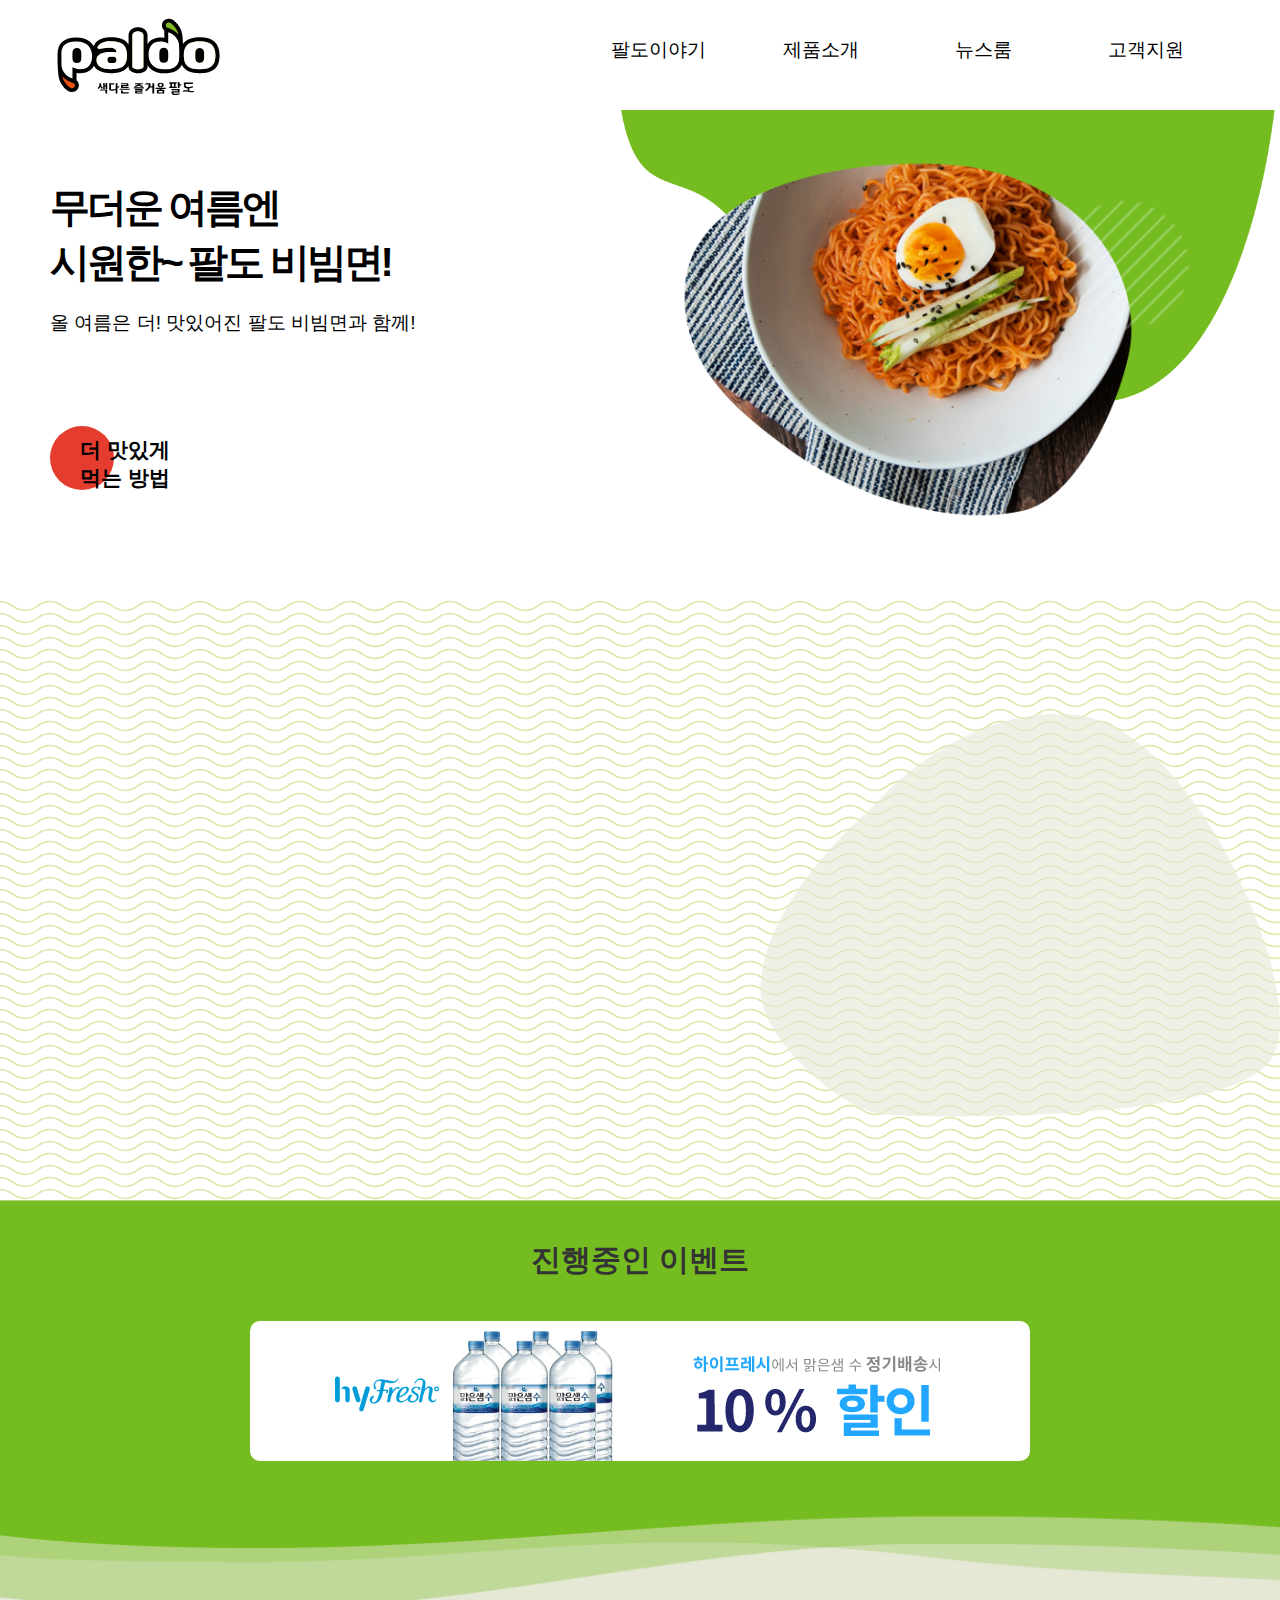
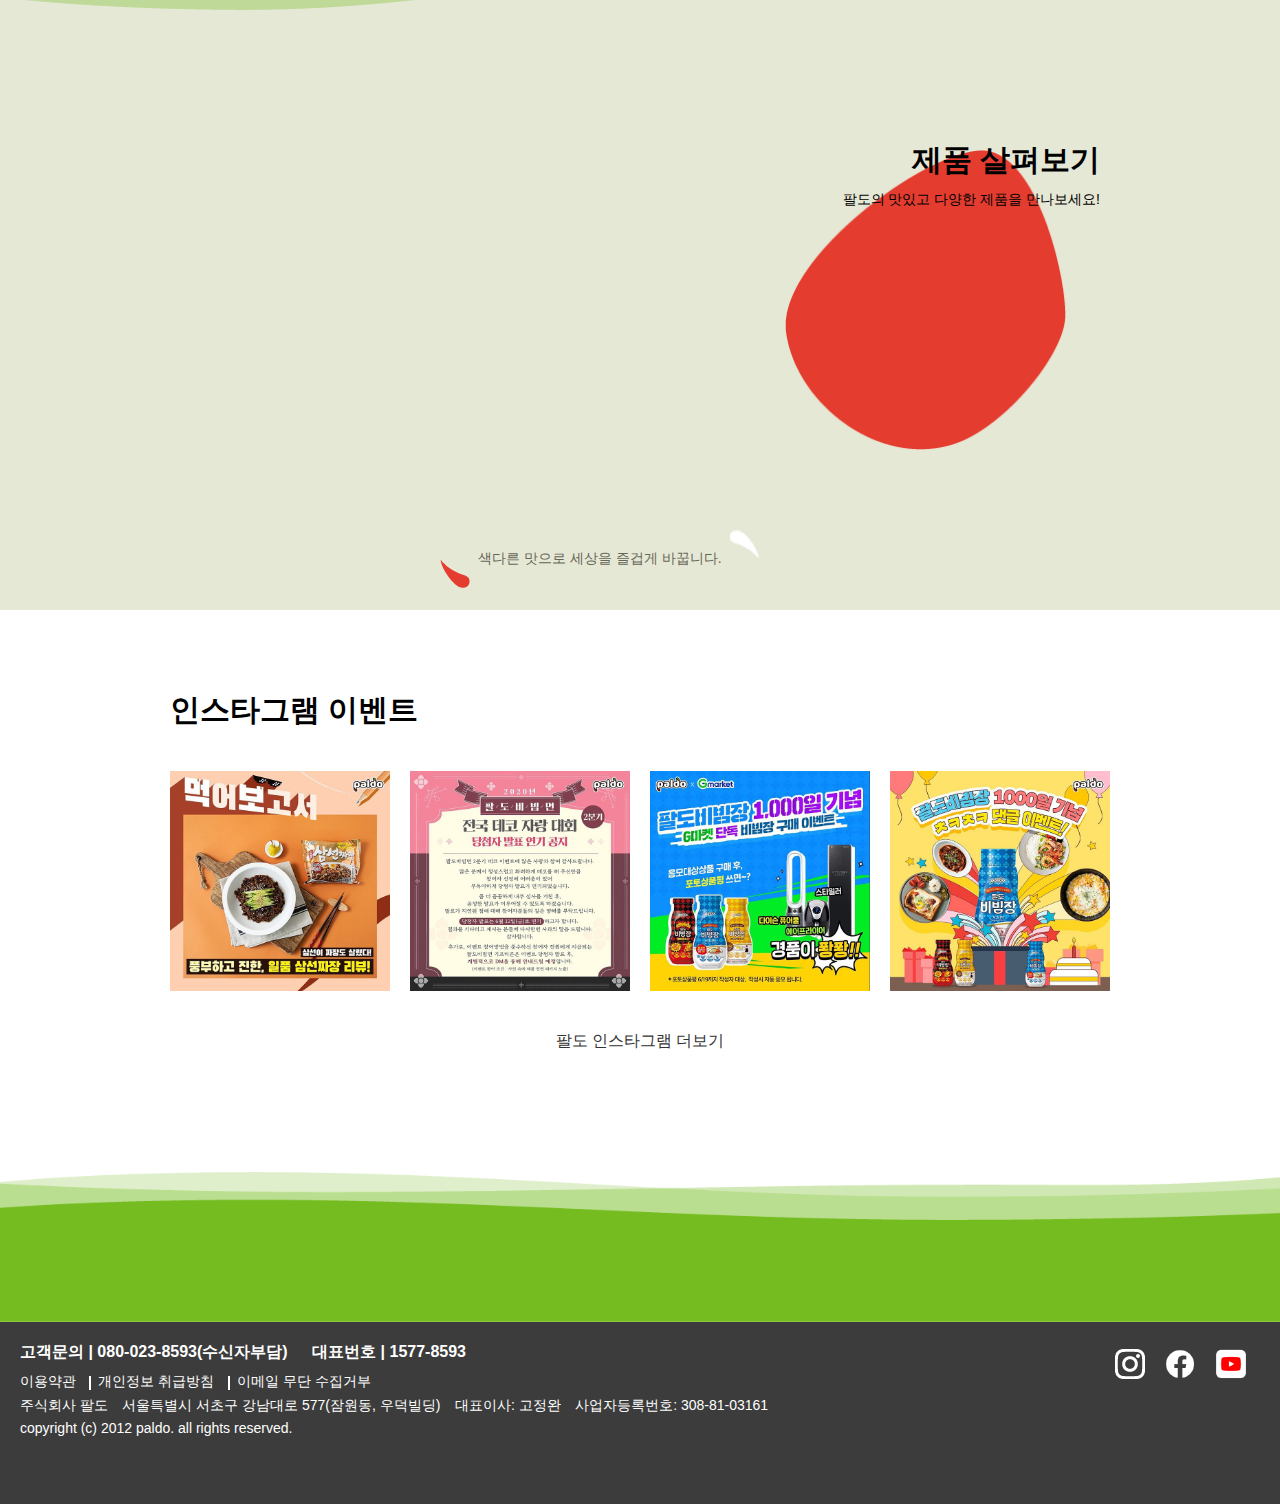
<file: index.html>
<!DOCTYPE html>
<html lang="ko-KR">
<head>
  <meta charset="UTF-8">
  <title>팔도</title>
</head>
<body>
  <script>
    // window.location = './html/main.html';
    // window.location = './html/rwd_product.html';
    window.location = './html/main.html';
  </script>
</body>
</html>
</file>
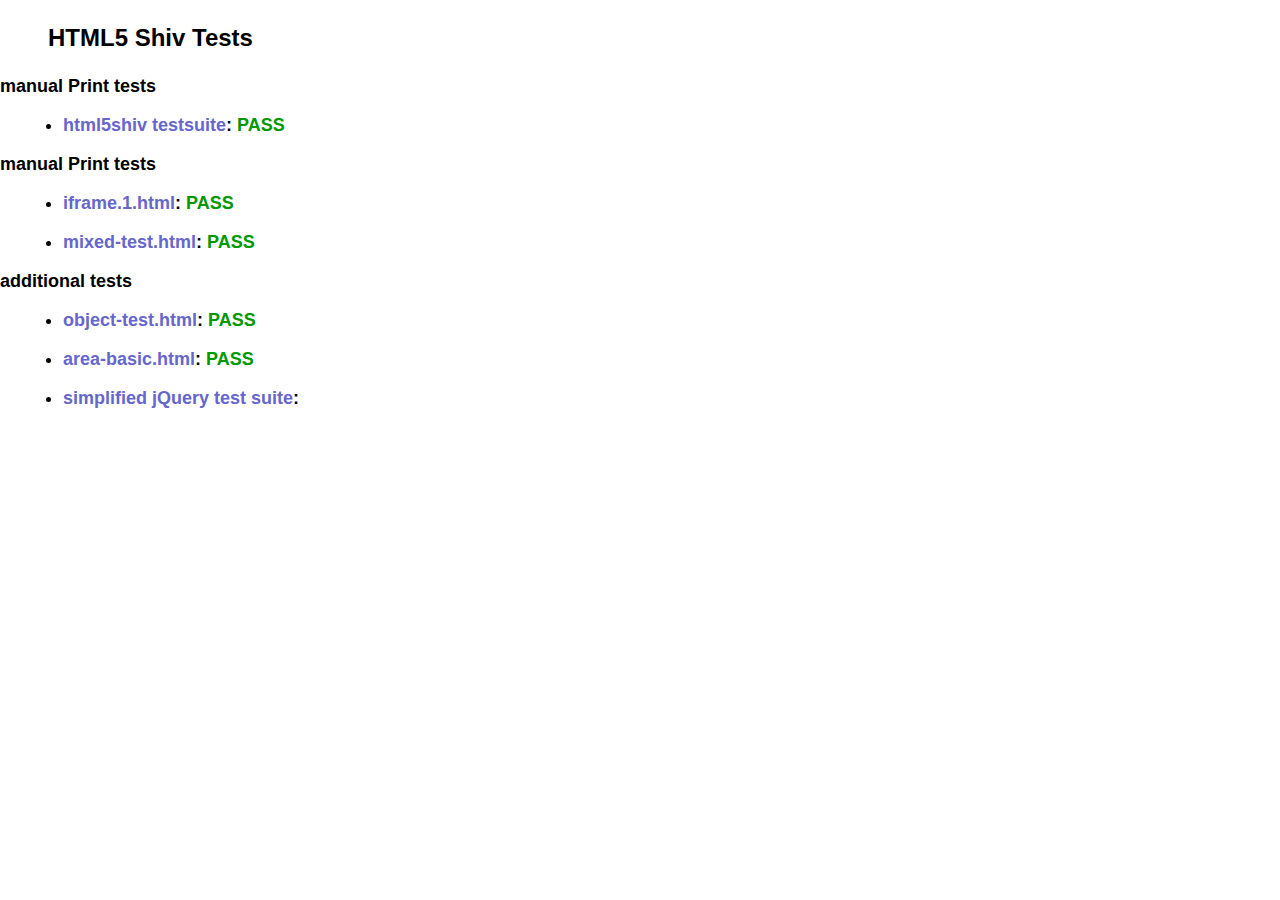
<file: ie/html5shiv/test/index.html>
<!doctype html>
<html>
	<head>
		<meta charset="utf-8">
		<title>IE&lt;9 HTML5 Shiv Tests</title>
		<link rel="stylesheet" href="style.css">
		<script src="../src/html5shiv-printshiv.js"></script>
	</head>
	<body>
		<h1>
			HTML5 Shiv Tests
		</h1>
		<h2>manual Print tests</h2>
		<ul>
			<li>
				<a href="html5shiv.html">html5shiv testsuite</a>: <span class="pass">PASS</span>
			</li>
			
		</ul>
		<h2>manual Print tests</h2>
		<ul>
			<li>
				<a href="iframe.1.html">iframe.1.html</a>: <span class="pass">PASS</span>
			</li>
			<li>
				<a href="mixed-test.html">mixed-test.html</a>: <span class="pass">PASS</span>
			</li>
			
		</ul>
		<h2>additional tests</h2>
		<ul>
			
			<li>
				<a href="object-test.html">object-test.html</a>: <span class="pass">PASS</span>
			</li>
			
			<li>
				<a href="highcharts/area-basic.html">area-basic.html</a>: <span class="pass">PASS</span>
			</li>
			<li>
				<a href="jquery-1.7.1/index.html">simplified jQuery test suite</a>:
			</li>
		</ul>
	<body>
</html>
</file>
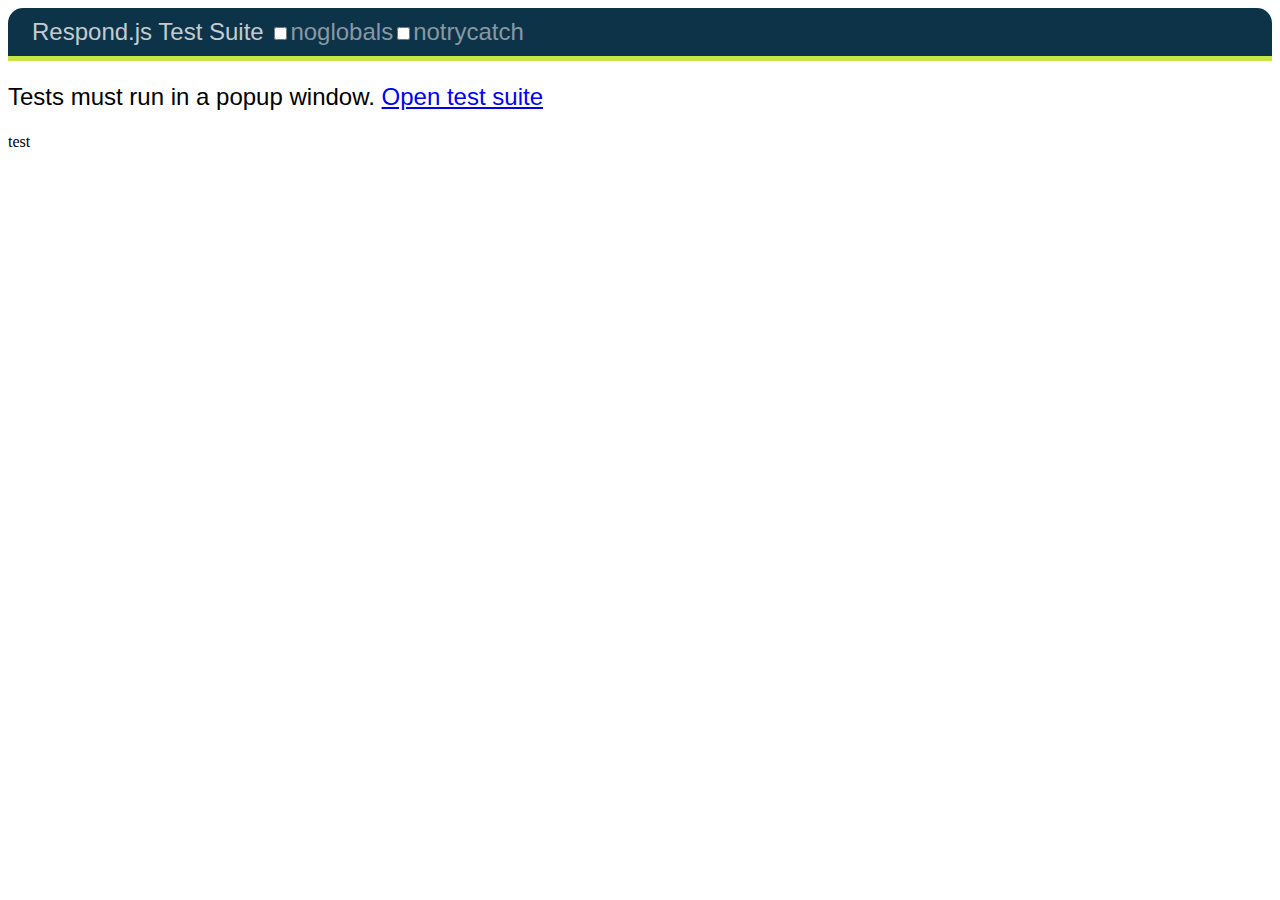
<file: ie/respond/test/unit/index.html>
<!DOCTYPE html>
<html>
<head>
	<meta charset="utf-8" />
	<title>Respond.js Test Suite</title>
	<link rel="stylesheet" href="qunit/qunit.css" media="screen">
	<script src="qunit/qunit.js"></script>
	<link href="test.css" rel="stylesheet" />
	<link href="test2.css" media="screen and (min-width: 950px)" rel="stylesheet" />
	<link href="test3.css" media="screen and (min-width: 68.75em)" rel="stylesheet" />
	<script src="../../dest/respond.src.js"></script>
	<script src="tests.js"></script>

</head>
<body>
	<h1 id="qunit-header">Respond.js Test Suite</h1>
	<h2 id="qunit-banner"></h2>
	<div id="qunit-testrunner-toolbar"></div>
	<h2 id="qunit-userAgent"></h2>
	<ol id="qunit-tests"></ol>
	
	<!-- tests must run in new window -->
	<div id="launcher"></div>
	
	<!-- elem for applying css via queries -->
	<div id="testelem" class="foo">test</div>
	
</body>
</html>
</file>
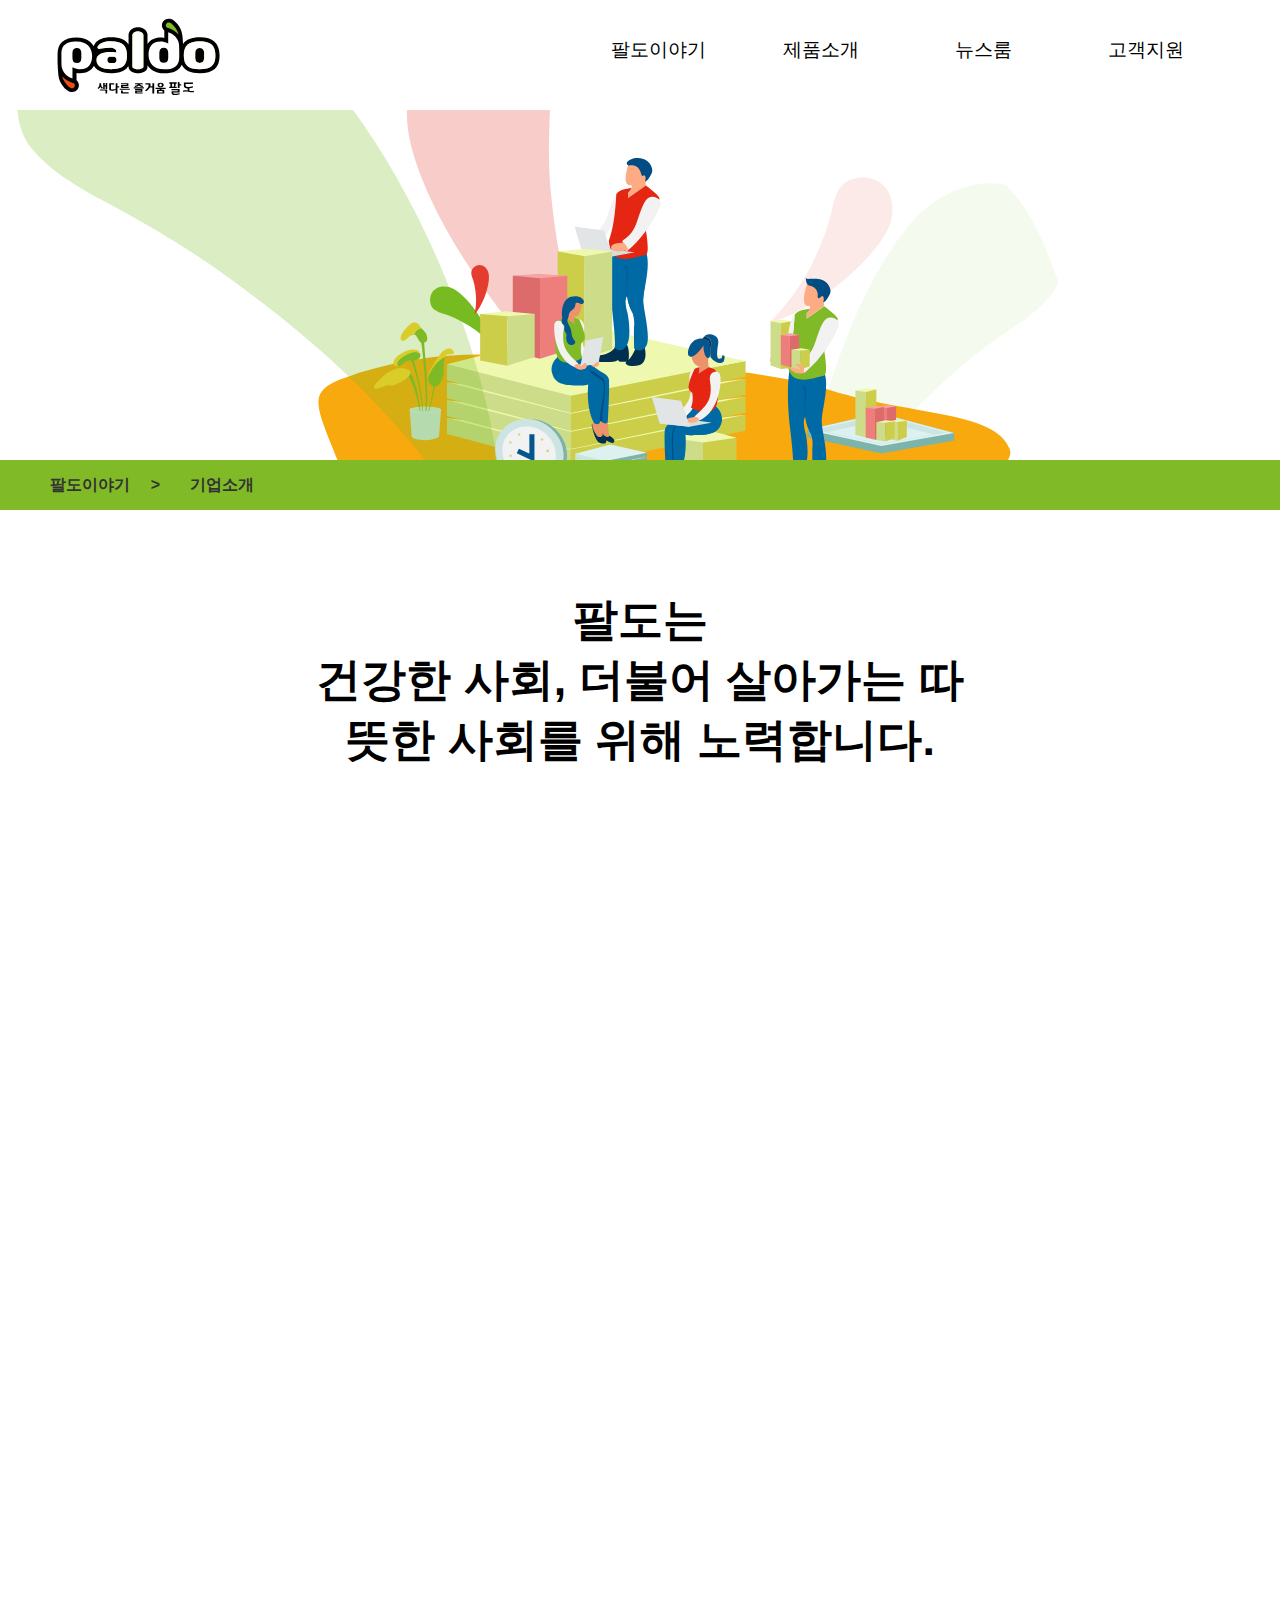
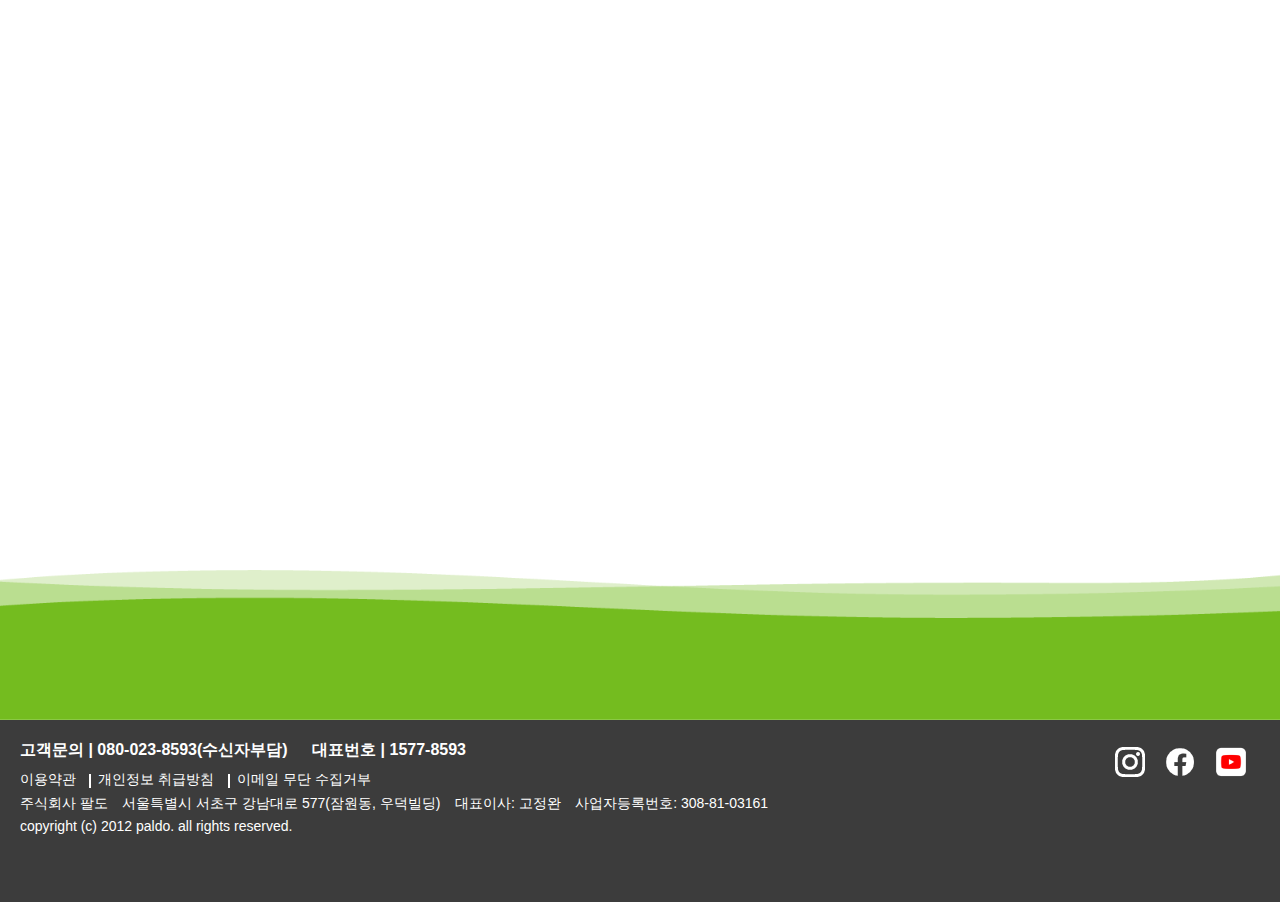
<file: html/introduce.html>
<!DOCTYPE html>
<!-- introduce.html -->
<html lang="ko-KR">
<head>
  <meta charset="UTF-8">
  <meta http-equiv="X-UA-Compatible" content="IE=edge">
  <meta name="viewport" content="width=device-width, user-scalable=yes, initial-scale=1.0, maximum-scale=3.0, minimum-scale=0.5">
    
    <!--[if IE]>
    <script src="../ie/html5shiv/dist/html5shiv.min.js"></script>
    <script src="../ie/pie/PIE.js"></script>
    <script src="../ie/resond/dest/respond.min.js"></script>
    <![endif]-->

    <!-- link -->
    <link rel="stylesheet" href="../fonts/fontawesome-free-5.13.0-web/css/all.css">
    <link rel="stylesheet" href="../css/base/reset.css">
    <link rel="stylesheet" href="../css/base/common.css">
    <link rel="stylesheet" href="../css/common/popup_modal.css">
    <link rel="stylesheet" href="../css/src/introduce.css">

  <title>팔도</title>
</head>
<body>
  <div id="wrap">

 	<!-- #headBox =========================================== -->
   <header id="headBox">
    <div class="head_area clearfix">
      <h1><a href="main.html"><span class="hidden">팔도</span></a></h1>
      <nav id="gnbBox" class="clearfix">
        <h2 class="hidden_wrap"><span>전체 메뉴 네비게이션</span></h2>
        <div class="gnb_btn hidden_wrap">
          <button type="button"><span>전체메뉴</span></button>
        </div>

        <div class="gnb_area">
          <div class="gnb_close_btn">
            <button type="button">닫기</button>
          </div>
          <ul class="clearfix">
            <li>
              <dl>
                <dt><a href="#">팔도이야기</a></dt>
                <dd>
                  <ul>
                    <li><a href="introduce.html">기업 소개</a></li>
                    <li><a href="introduce.html">인재채용</a></li>
                    <li><a href="introduce.html">팔도 history</a></li>
                    <li><a href="introduce.html">CI 소개</a></li>
                    <li><a href="introduce.html">오시는 길</a></li>
                  </ul>
                </dd>
              </dl>
            </li>
            <li>
              <dl>
                <dt><a href="#">제품소개</a></dt>
                <dd>
                  <ul>
                    <li><a href="./product_noodle.html">면 제품</a></li>
                    <li><a href="./product_noodle.html">음료 제품</a></li>
                    <li><a href="./product_noodle.html">간편식 제품</a></li>
                  </ul>
                </dd>
              </dl>
            </li>
            <li>
              <dl>
                <dt><a href="#">뉴스룸</a></dt>
                <dd>
                  <ul>
                    <li><a href="./newsroom.html">공지사항</a></li>
                    <li><a href="./newsroom.html">팔도소식</a></li>
                    <li><a href="./newsroom.html">이벤트</a></li>
                    <li><a href="./newsroom.html">CF보기</a></li>
                  </ul>
                </dd>
              </dl>
            </li>
            <li>
              <dl>
                <dt><a href="#">고객지원</a></dt>
                <dd>
                  <ul>
                    <li><a href="./cs.html">고객의 소리</a></li>
                    <li><a href="./cs.html">FQA</a></li>
                  </ul>
                </dd>
              </dl>
            </li>
          </ul>
        </div>
      </nav>
    </div>
  </header>
  

  <!-- #viewBox -->
  <section id="viewBox">
    <div class="view_area">
      <h2 class="hidden">기업 대표 이미지</h2>
    </div>
  </section>

  <!-- #depthBox -->
  <section id="depthBox">
    <h2 class="hidden">현재 페이지 위치 안내</h2>
    <div class="depth_area">
      <ul class="clearfix">
        <li>팔도이야기</li>
        <li>기업소개</li>
      </ul>
    </div>
  </section>


    <!-- #contBox -->
    <section id="contBox">
    <h2 class="hidden">팔도 기업 소개</h2>  
      <div class="cont_area">
        <div class="cont_title">
          <p>팔도는 <br/>
            건강한 사회, 더불어 살아가는 따뜻한 사회를 위해 노력합니다.</p>
        </div>
        <ul class="cont_body">
          <li class="layout_01 clearfix">
            <div class="img img_01">1</div>
            <p>
              팔도는<br class="l_br m_br"/>
              건강한 사회, 더불어 살아가는 따뜻한 사회를 <br class="l_br"/>만들어가겠습니다. 나눔은 건강입니다.<br class="l_br"/> 건강하고 따뜻한 세상을 위해 끊임없이 <br class="l_br"/>사랑의 손길을 펼쳐 나가겠습니다.
            </p>
          </li>
          <li class="layout_02 clearfix">
            <div class="img img_02">2</div>
            <p>팔도는<br class="l_br m_br"/> 한국야쿠르트의 라면, 음료 사업부에서 출발하여 <br class="l_br"/> 식음료와 수출, 물류까지 다양한 영역에서 정직하고 <br class="l_br"/>우수한 제품 개발을 통해 건강사회건설의 꿈을 <br class="l_br"/>실현시키고 있습니다.</p>
          </li>
          <li class="layout_01 clearfix">
            <div class="img img_03">3</div>
            <p>또한, 기업 역시 사회 구성원의 일부라는 지각에 기초하여 <br class="l_br"/>다양한 사회 공헌 활동을 펼쳐왔습니다. <br class="l_br m_br"/>이러한 활동은 국민 모두가 질병을 모르는 건강한 사회, <br class="l_br"/>더불어 함께 살아가는 따뜻한 사회를 만들겠다는 <br class="l_br"/>팔도의 창업 정신에 기초한 것입니다.</p>
          </li>
          <li class="layout_02 clearfix">
            <div class="img img_04">4</div>
            <p>이제 팔도는 <br class="l_br m_br"/>새롭게 펼쳐지고 있는 21세기를 맞이하여, <br class="l_br"/>고객의 욕구를 한 발 앞서 파악하고 <br class="l_br"/>
              지속적인 식생활문화 향상에 기여해 나갈 것입니다.</p>
          </li>
        </ul>
      </div>
    </section>




		<!-- #footBox =========================================== -->
		<footer id="footBox">
			<div class="foot_area">
				<div class="foot_bg"></div>
				<div class="foot_info">
					<div class="foot_text">

						<div class="cs_group">
							<p>고객문의 &verbar; 080-023-8593(수신자부담)</p><br class="m_br">
							<p>대표번호 &verbar; 1577-8593</p>
						</div>

						<div class="site_group">
							<p><a href="#">이용약관</a></p><br class="m_br">
							<p><a href="#">개인정보 취급방침</a></p><br class="m_br">
							<p><a href="#">이메일 무단 수집거부</a></p>
						</div>

						<div class="company_group">
							<p>주식회사 팔도</p>
							<p>서울특별시 서초구 강남대로 577(잠원동, 우덕빌딩)</p><br class="m_br">
							<p>대표이사: 고정완</p>
							<p>사업자등록번호: 308-81-03161</p>
						</div>

						<div class="copyright_group">
							<p>copyright (c) 2012 paldo. all rights reserved.</p>
						</div>
					</div>
					<div class="sns_zone">
						<ul class="hidden_wrap">
							<li><a href="https://www.instagram.com/paldofood/?hl=ko"><span>인스타그램</span></a></li>
							<li><a href="https://www.facebook.com/paldofood"><span>페이스북</span></a></li>
							<li><a href="https://www.youtube.com/user/paldofood6295"><span>유튜브</span></a></li>
						</ul>
					</div>
				</div>	
			</div>
    </footer>
    
    	<!-- modal -->
		<div class="incoming_modal">
			<div class="incoming_text">
				<h3>준비중</h3>
				<p>컨텐츠 준비중입니다. <br>
					빠른 시일내에 준비하여 찾아뵙겠습니다.
				</p>
				<div class="close_btn">
					<button type="button">닫기</button>
				</div>
			</div>
			<div class="incoming_bg"></div>
		</div>

  </div>
	<!-- script -->
	<script src="../js/base/jquery-3.5.1.min.js"></script>
  <script src="../js/base/jquery-ui.min.js"></script>
  
	<script src="../js/common/header.js"></script>
	<script src="../js/common/incoming_modal.js"></script>
	<script src="../js/src/introduce.js"></script>
</body>

</html>
</file>
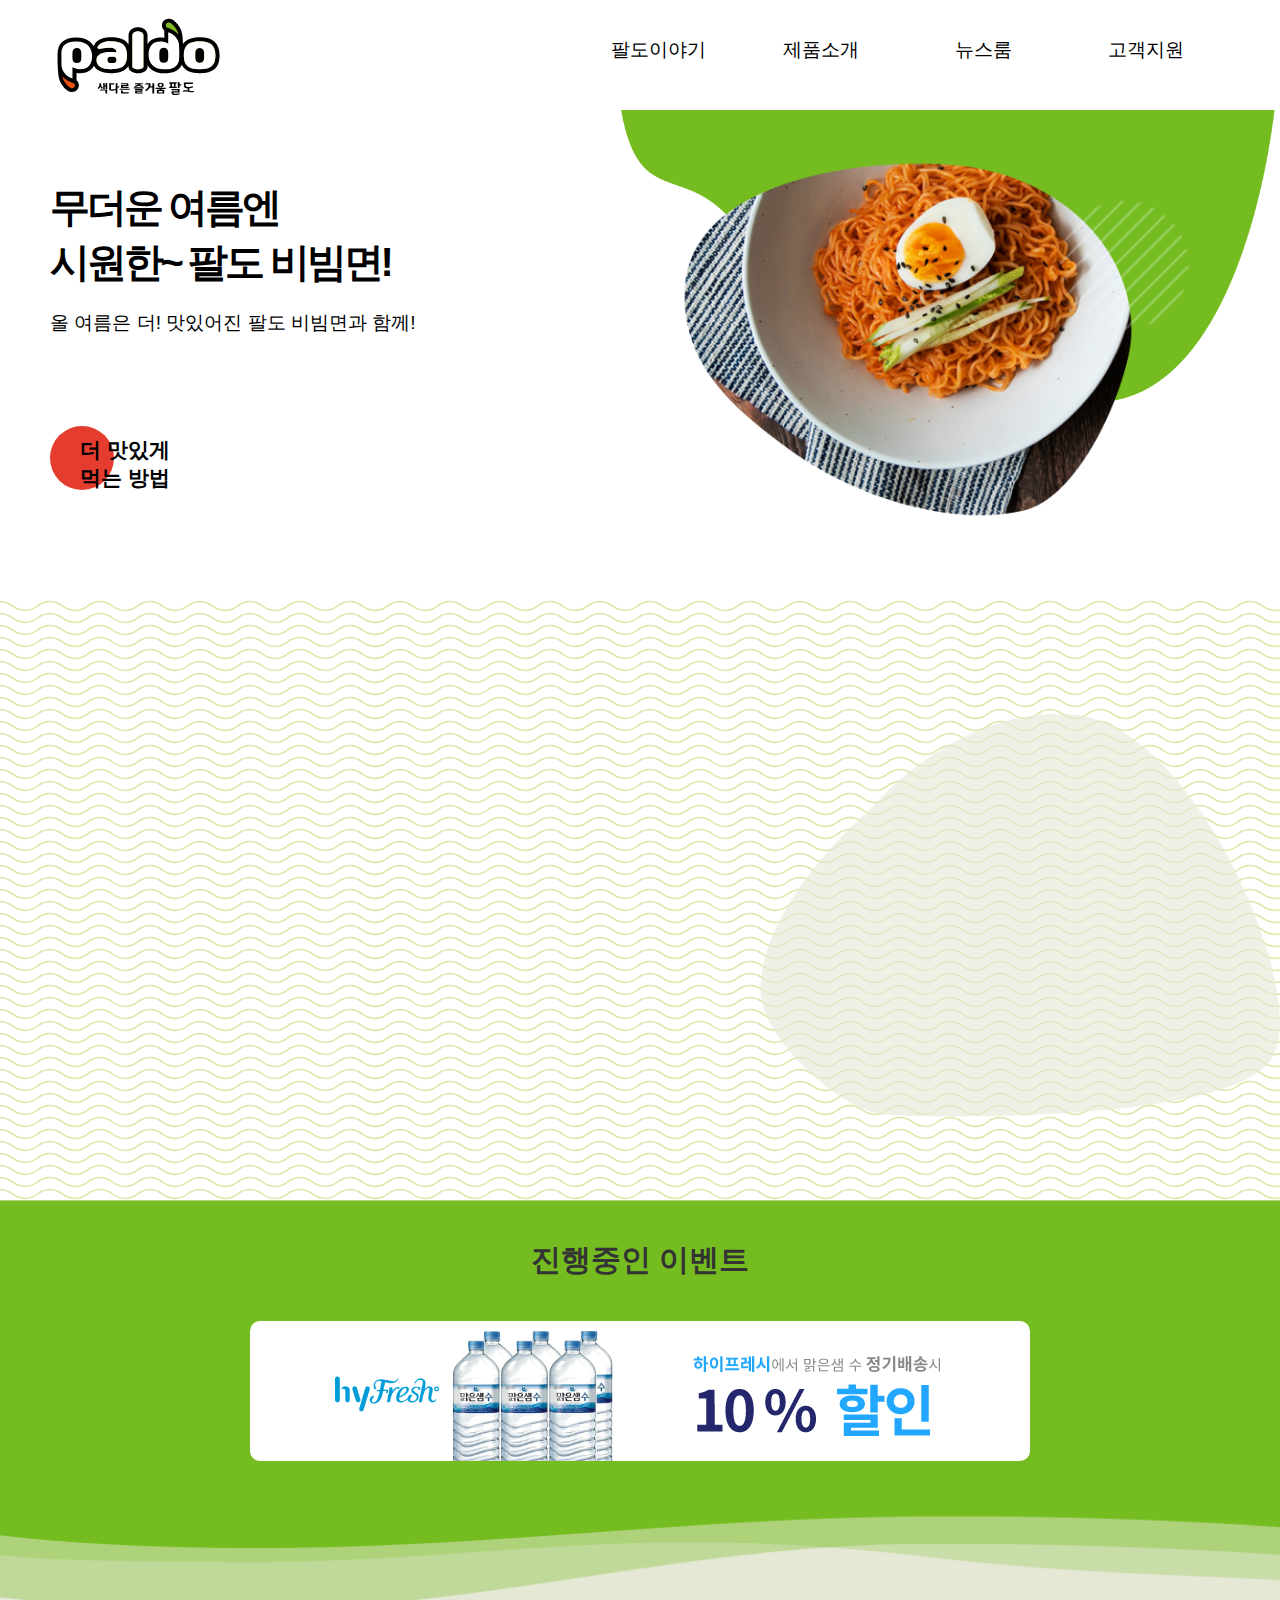
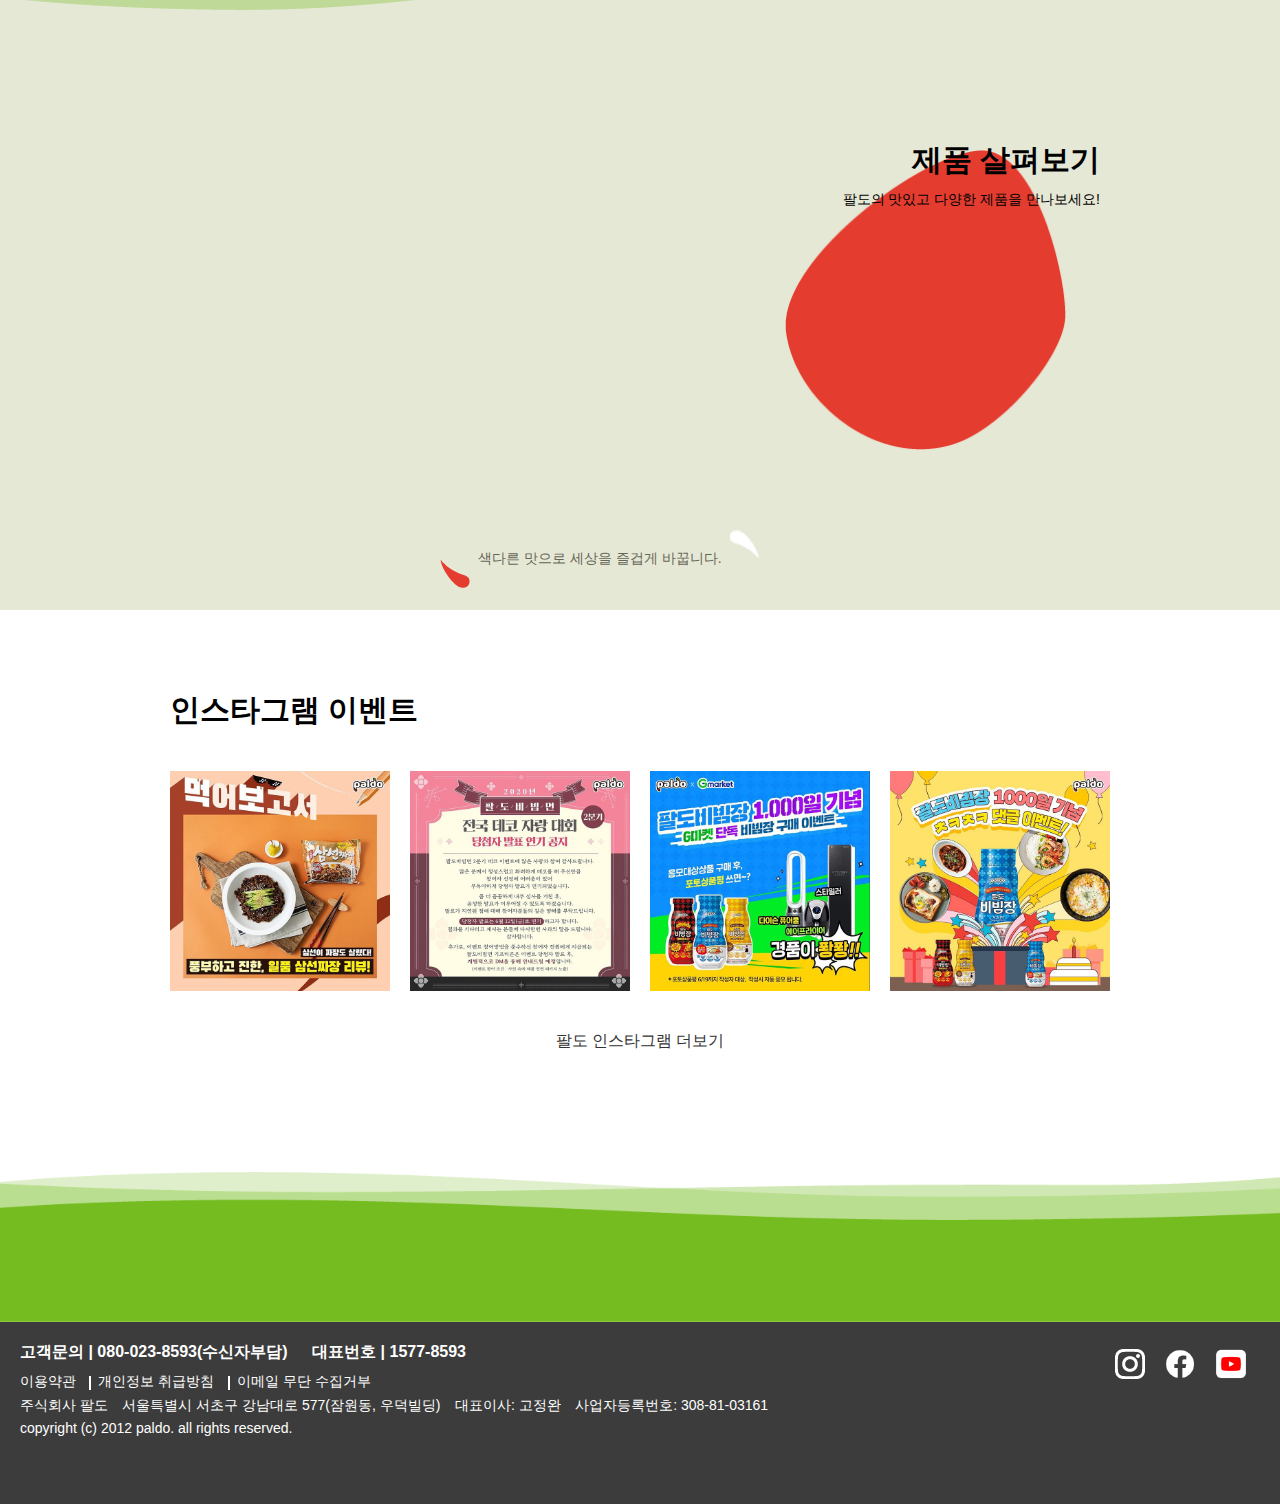
<file: html/main.html>
<!DOCTYPE html>
<!-- main.html -->
<html lang="ko-KR">
<head>
	<meta charset="UTF-8">
	<meta http-equiv="X-UA-Compatible" content="IE=edge">
	<meta name="viewport" content="width=device-width, user-scalable=yes, initial-scale=1.0, maximum-scale=3.0, minimum-scale=0.5">

	 <!-- link -->
	 <link rel="stylesheet" href="../fonts/fontawesome-free-5.13.0-web/css/all.css">
	<link rel="stylesheet" href="../css/base/reset.css">
	<link rel="stylesheet" href="../css/base/common.css">
	<link rel="stylesheet" href="../css/common/popup_modal.css">
	<link rel="stylesheet" href="../css/src/main.css">

	<!--[if IE]>
		<script src="../ie/html5shiv/dist/html5shiv.min.js"></script>
		<script src="../ie/pie/PIE.js"></script>
		<script src="../ie/resond/dest/respond.min.js"></script>
	<![endif]-->

	<title>팔도</title>

</head>
<body>
	<!-- layout -->
	<div id="wrap">
		
		
		<!-- #headBox =========================================== -->
		<header id="headBox">
			<div class="head_area clearfix">
				<h1><a href="main.html"><span class="hidden">팔도</span></a></h1>
				<nav id="gnbBox" class="clearfix">
					<h2 class="hidden_wrap"><span>전체 메뉴 네비게이션</span></h2>
					<div class="gnb_btn hidden_wrap">
						<button type="button"><span>전체메뉴</span></button>
					</div>

					<div class="gnb_area">
						<div class="gnb_close_btn">
							<button type="button">닫기</button>
						</div>
						<ul class="clearfix">
							<li>
								<dl>
									<dt><a href="#">팔도이야기</a></dt>
									<dd>
										<ul>
											<li><a href="introduce.html">기업 소개</a></li>
											<li><a href="introduce.html">인재채용</a></li>
											<li><a href="introduce.html">팔도 history</a></li>
											<li><a href="introduce.html">CI 소개</a></li>
											<li><a href="introduce.html">오시는 길</a></li>
										</ul>
									</dd>
								</dl>
							</li>
							<li>
								<dl>
									<dt><a href="#">제품소개</a></dt>
									<dd>
										<ul>
											<li><a href="./product_noodle.html">면 제품</a></li>
											<li><a href="./product_noodle.html">음료 제품</a></li>
											<li><a href="./product_noodle.html">간편식 제품</a></li>
										</ul>
									</dd>
								</dl>
							</li>
							<li>
								<dl>
									<dt><a href="#">뉴스룸</a></dt>
									<dd>
										<ul>
											<li><a href="./newsroom.html">공지사항</a></li>
											<li><a href="./newsroom.html">팔도소식</a></li>
											<li><a href="./newsroom.html">이벤트</a></li>
											<li><a href="./newsroom.html">CF보기</a></li>
										</ul>
									</dd>
								</dl>
							</li>
							<li>
								<dl>
									<dt><a href="#">고객지원</a></dt>
									<dd>
										<ul>
											<li><a href="./cs.html">고객의 소리</a></li>
											<li><a href="./cs.html">FQA</a></li>
										</ul>
									</dd>
								</dl>
							</li>
						</ul>
					</div>
				</nav>
			</div>
		</header>

		<!-- #viewBox ========================== -->
		<section id="viewBox">
			<div class="view_area clearfix">
				<h2 class="hidden">제품 광고</h2>
				<ul class="slide_wrap clearfix">
					
					<li class="slide_01 clearfix">
						<div class="slide_area clearfix">
							<div class="view_text">
								<h3>무더운 여름엔 <br>시원한~ 팔도 비빔면!</h3>
								<p>올 여름은 더! 맛있어진 <br class="m_br">팔도 비빔면과 함께!</p>
								<p class="recipe_link"><a href="#">더 맛있게 먹는 방법</a></p>
								</div>
							<div class="view_img"></div>
						</div>
					</li>

					<li class="slide_02">
						<div class="slide_area">
							<div class="view_text">
								<h3>중독성있는 매운맛<br> 비빔면 매운맛</h3>
								<p>매운맛 매니아는 모여라~!</p>
								<p class="recipe_link"><a href="#">더 맛있게 먹는 방법</a></p>
							</div>
							<div class="view_img"></div>
						</div>
					</li>

					<li class="slide_03">
						<div class="slide_area">
							<div class="view_text">
								<h3>신제품 출시! <br> 부드러운 매운맛 BB면!</h3>
								<p>고소~달달한~ 핑크 크림맛 BB면~</p>
								<p class="recipe_link"><a href="#">더 맛있게 먹는 방법</a></p>
							</div>
							<div class="view_img"></div>
						</div>
					</li>
				</ul>
				<div class="view_bg"></div>
				<div class="view_mouse_icon">
					<i></i>
				</div>
			</div>
		</section>
		
		<!-- #videoBox =========================================== -->
		<section id="videoBox" class="clearfix">
			<div class="video_area clearfix">
				<h2 class="hidden">팔도 비빔면 cf 영상</h2>
				<div class="video_bg"></div>
				<div class="video_container">
				<iframe src="https://www.youtube.com/embed/SxXQCBXPpRQ" allow="accelerometer;encrypted-media; gyroscope; picture-in-picture" allowfullscreen></iframe>
				</div>
			</div>
		</section>
		
		
		<!-- #eventBox =========================================== -->
		<section id="eventBox">
			<div class="event_area">
				<h2>진행중인 이벤트</h2>
				<div class="event_banner"><a href="http://www.hyfresh.co.kr"></a></div>
			</div>
		</section>
		
		
		<!-- #productBox =========================================== -->
		<section id="productBox" class="clearfix">
			<div class="product_area clearfix">
				<div class="product_text">
					<h2>제품 살펴보기</h2>
					<p>팔도의 맛있고 다양한 제품을 만나보세요!</p>
					<div class="p_text_bg"></div>
				</div>
				<div class="product_group">
					<ul class="clearfix">
						<li>
							<a href="./product_noodle.html">
								<h3>면 제품</h3>
								<div class="icon_area p_icon_01"></div>
							</a>
						</li>
						<li>
							<a href="./product_noodle.html">
								<h3>음료 제품</h3>
								<div class="icon_area p_icon_02"></div>
							</a>
						</li>
						<li>
							<a href="./product_noodle.html">
								<h3>간편식 제품</h3>
								<div class="icon_area p_icon_03"></div>
							</a>
						</li>
					</ul>
				</div>
				<div class="motto">
					<p>색다른 맛으로 세상을 즐겁게 바꿉니다.</p>
				</div>
			</div>
		</section>
		
		
		<!-- #instaBox =========================================== -->
		<section id="instaBox">
			<div class="insta_area">
				<h2>인스타그램 이벤트</h2>
				<ul class="clearfix">
					<li><a href="https://www.instagram.com/paldofood/?hl=ko"></a></li>
					<li><a href="https://www.instagram.com/paldofood/?hl=ko"></a></li>
					<li><a href="https://www.instagram.com/paldofood/?hl=ko"></a></li>
					<li><a href="https://www.instagram.com/paldofood/?hl=ko"></a></li>
				</ul>
				<p><a href="https://www.instagram.com/paldofood/?hl=ko">팔도 인스타그램 더보기</a></p>
			</div>
		</section>
		
		
		<!-- #footBox =========================================== -->
		<footer id="footBox">
			<div class="foot_area">
				<div class="foot_bg"></div>
				<div class="foot_info clearfix">
					<div class="foot_text">

						<div class="cs_group">
							<p>고객문의 &verbar; 080-023-8593(수신자부담)</p><br class="m_br">
							<p>대표번호 &verbar; 1577-8593</p>
						</div>

						<div class="site_group">
							<p><a href="#">이용약관</a></p><br class="m_br">
							<p><a href="#">개인정보 취급방침</a></p><br class="m_br">
							<p><a href="#">이메일 무단 수집거부</a></p>
						</div>

						<div class="company_group">
							<p>주식회사 팔도</p>
							<p>서울특별시 서초구 강남대로 577(잠원동, 우덕빌딩)</p><br class="m_br t_br">
							<p>대표이사: 고정완</p>
							<p>사업자등록번호: 308-81-03161</p>
						</div>

						<div class="copyright_group">
							<p>copyright (c) 2012 paldo. all rights reserved.</p>
						</div>
					</div>
					<div class="sns_zone">
						<ul class="hidden_wrap">
							<li><a href="https://www.instagram.com/paldofood/?hl=ko"><span>인스타그램</span></a></li>
							<li><a href="https://www.facebook.com/paldofood"><span>페이스북</span></a></li>
							<li><a href="https://www.youtube.com/user/paldofood6295"><span>유튜브</span></a></li>
						</ul>
					</div>
				</div>	
			</div>
		</footer>
	
		<!-- modal -->
		<div class="incoming_modal">
			<div class="incoming_text">
				<h3>준비중</h3>
				<p>컨텐츠 준비중입니다. <br>
					빠른 시일내에 준비하여 찾아뵙겠습니다.
				</p>
				<div class="close_btn">
					<button type="button">닫기</button>
				</div>
			</div>
			<div class="incoming_bg"></div>
		</div>

	<!-- script -->
	<script src="../js/base/jquery-3.5.1.min.js"></script>
	<script src="../js/base/jquery-ui.min.js"></script>

	<script src="../js/common/header.js"></script>
	<script src="../js/common/incoming_modal.js"></script>
	<script src="../js/src/main.js"></script>
</body>
</html>
</file>
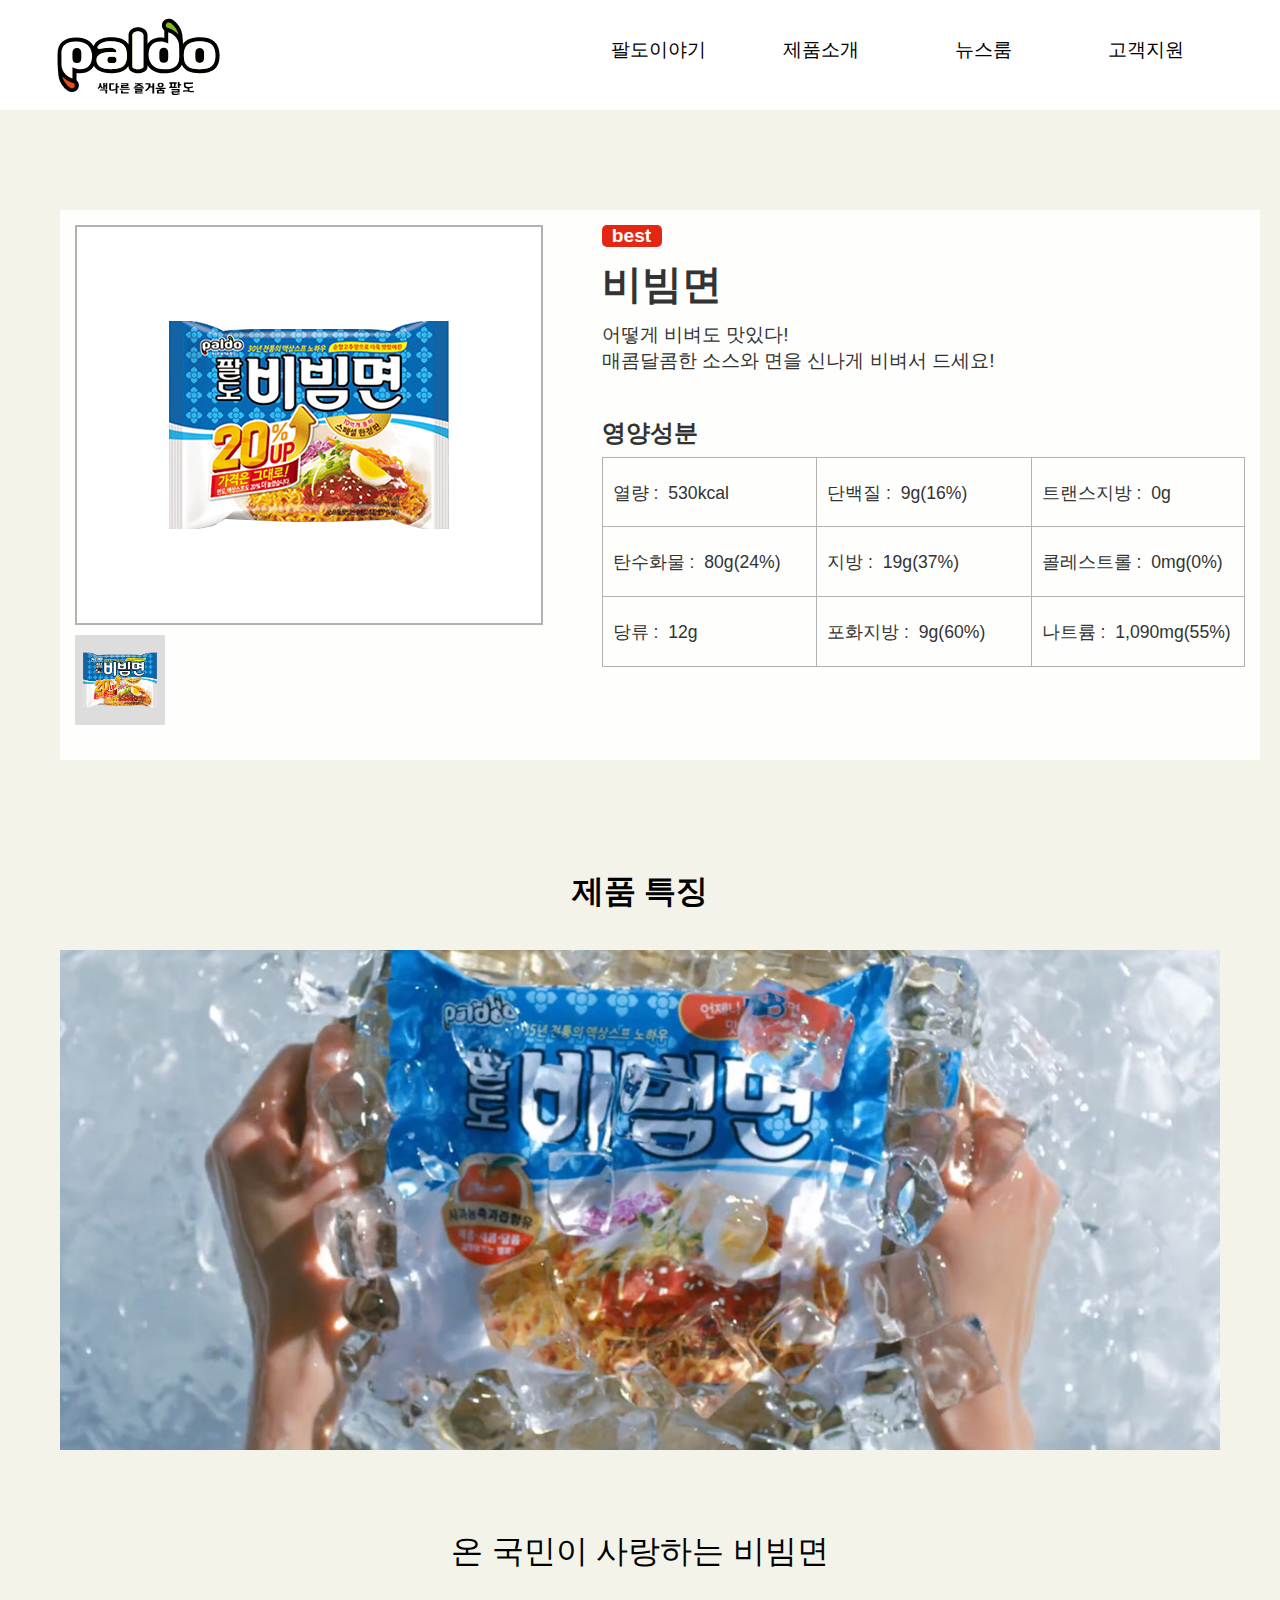
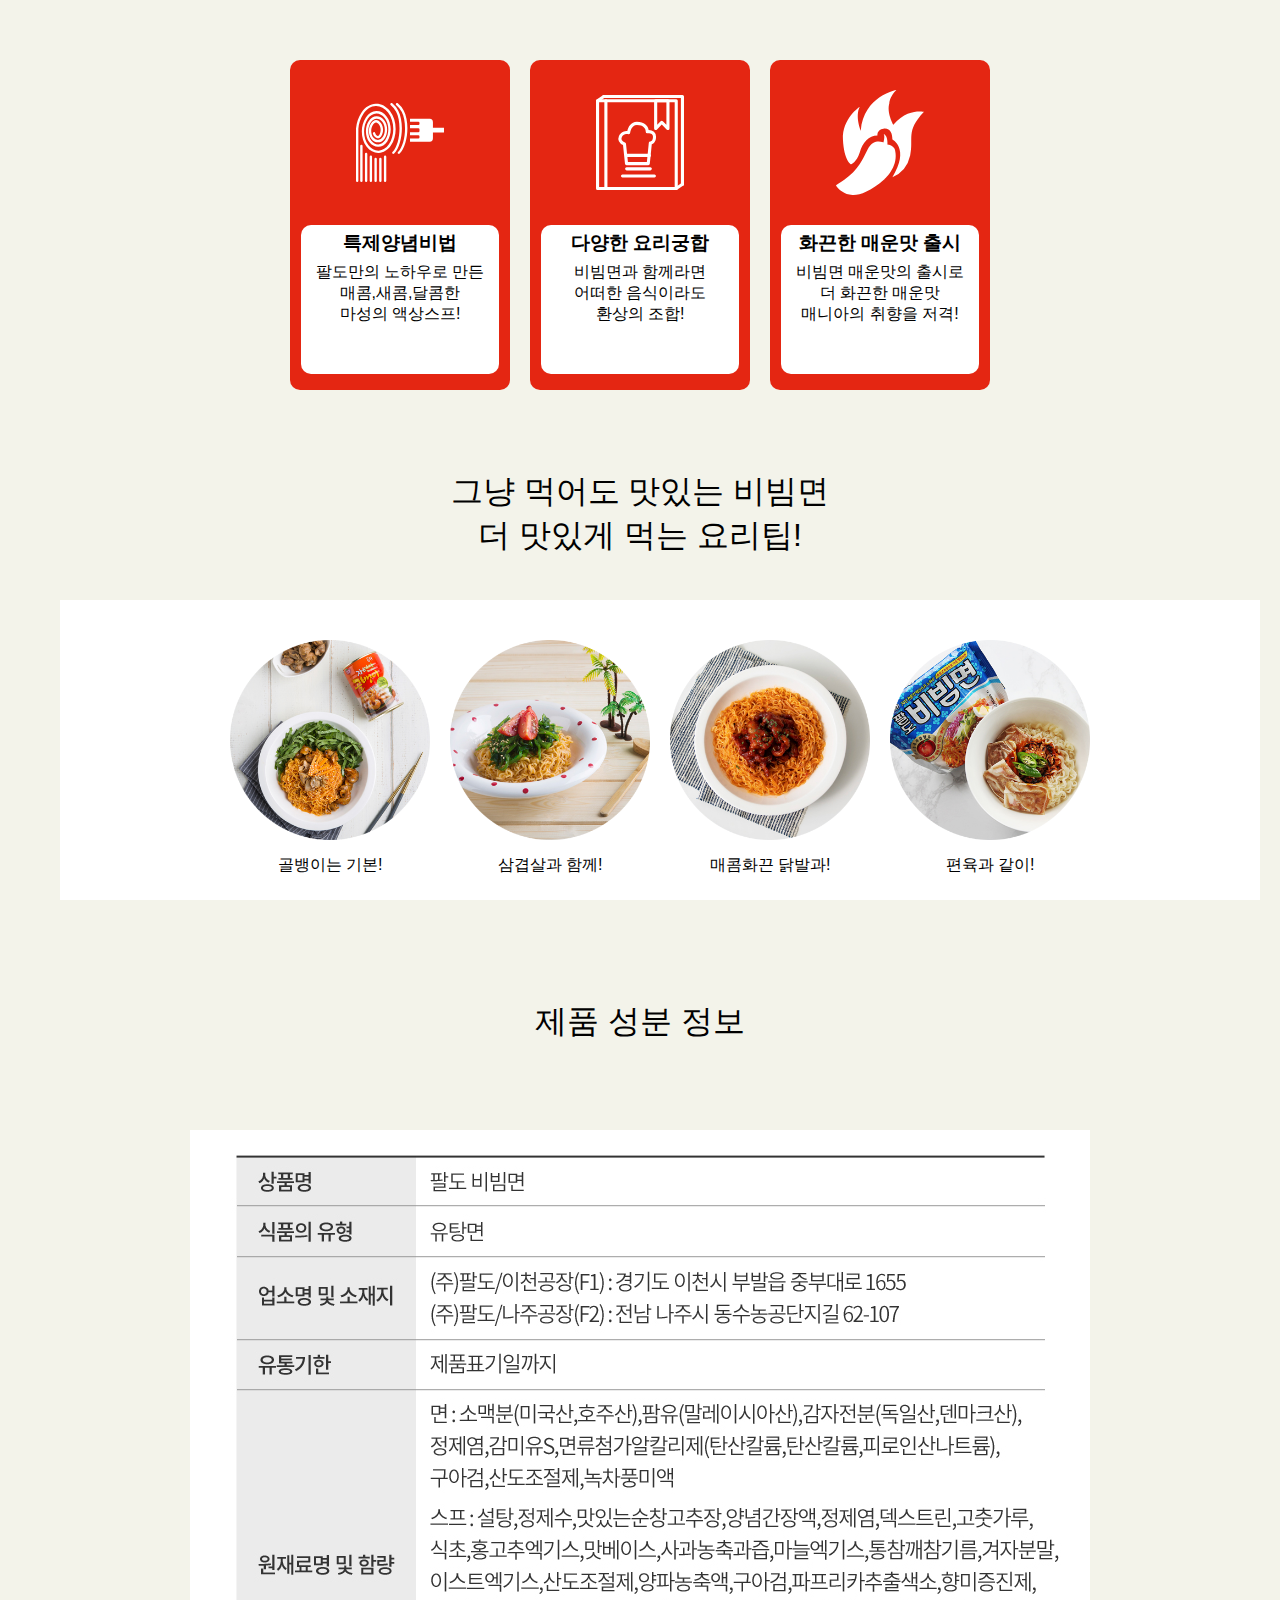
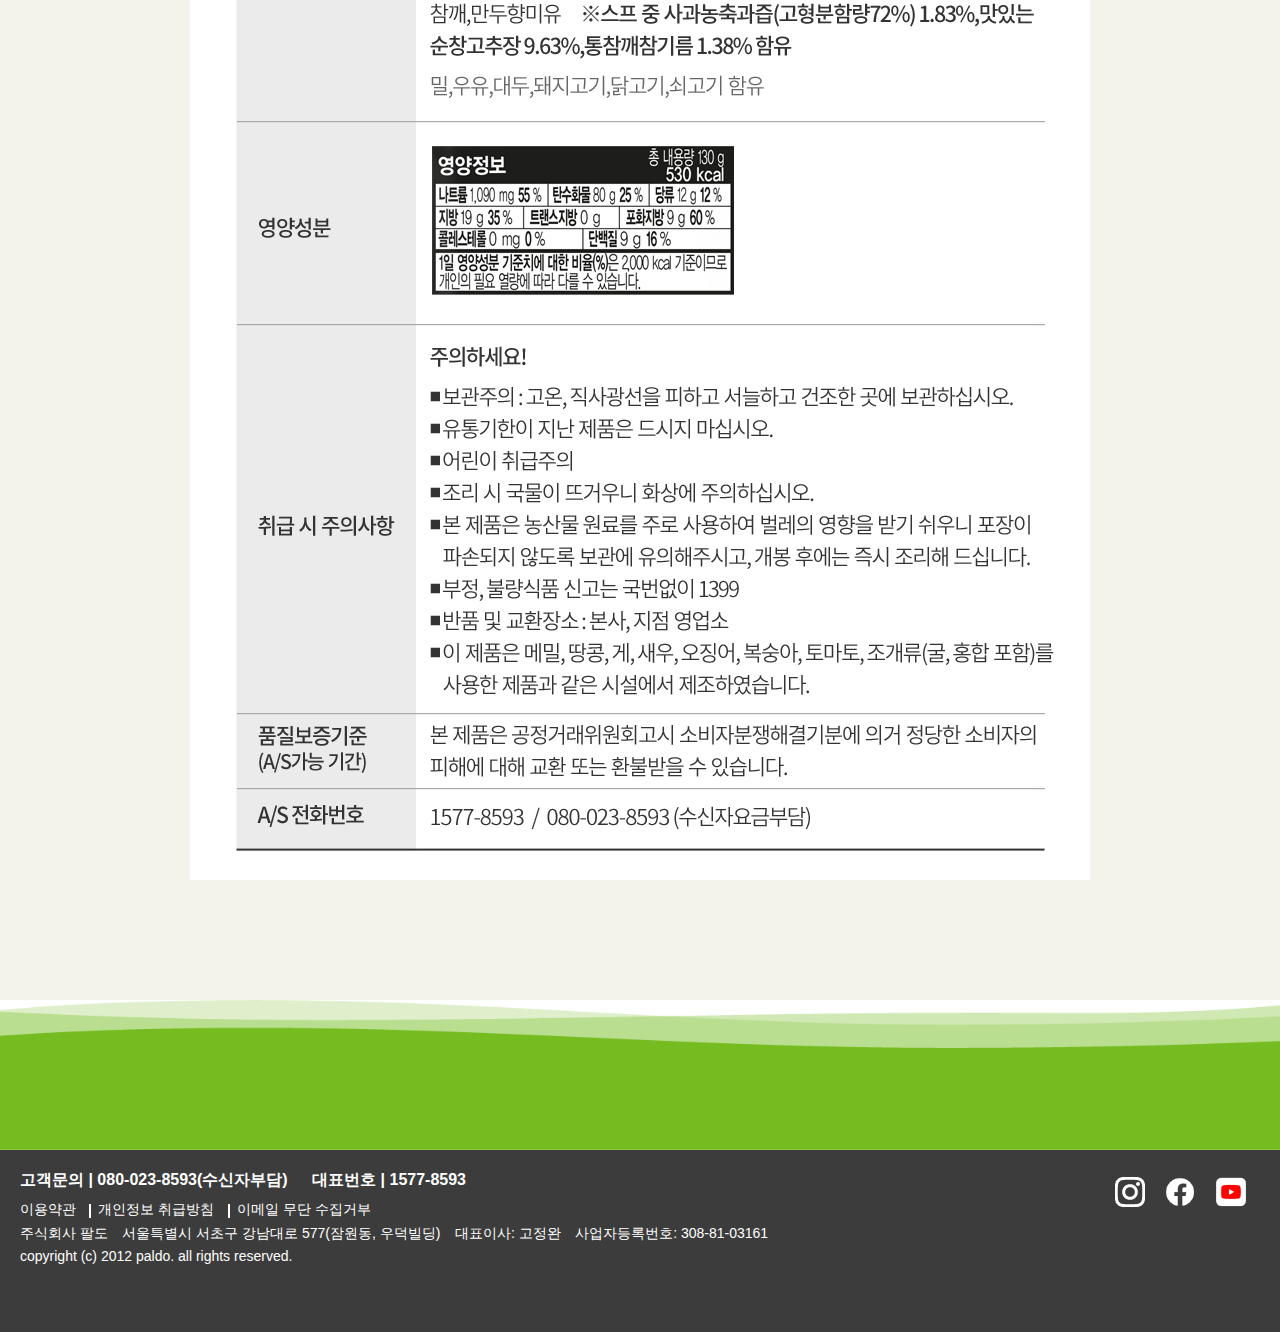
<file: html/product_detail.html>
<!DOCTYPE html>
<!-- product_detail.html -->
<html lang="ko-KR">
<head>
  <meta charset="UTF-8">
	<meta http-equiv="X-UA-Compatible" content="IE=edge">
	<meta name="viewport" content="width=device-width, user-scalable=yes, initial-scale=1.0, maximum-scale=3.0, minimum-scale=0.5">
    
    <!--[if IE]>
    <script src="../ie/html5shiv/dist/html5shiv.min.js"></script>
		<script src="../ie/pie/PIE.js"></script>
		<script src="../ie/resond/dest/respond.min.js"></script>
    <![endif]-->

		<!-- link -->
		<link rel="stylesheet" href="../fonts/fontawesome-free-5.13.0-web/css/all.css">
    <link rel="stylesheet" href="../css/base/reset.css">
    <link rel="stylesheet" href="../css/base/common.css">
		<link rel="stylesheet" href="../css/common/popup_modal.css">

    <link rel="stylesheet" href="../css/src/product_detail.css">

  <title>팔도</title>
</head>
<body>
  <div id="wrap">

		<!-- #headBox =========================================== -->
		<header id="headBox">
			<div class="head_area clearfix">
				<h1><a href="main.html"><span class="hidden">팔도</span></a></h1>
				<nav id="gnbBox" class="clearfix">
					<h2 class="hidden_wrap"><span>전체 메뉴 네비게이션</span></h2>
					<div class="gnb_btn hidden_wrap">
						<button type="button"><span>전체메뉴</span></button>
					</div>

					<div class="gnb_area">
						<div class="gnb_close_btn">
							<button type="button">닫기</button>
						</div>
						<ul class="clearfix">
							<li>
								<dl>
									<dt><a href="#">팔도이야기</a></dt>
									<dd>
										<ul>
											<li><a href="introduce.html">기업 소개</a></li>
											<li><a href="introduce.html">인재채용</a></li>
											<li><a href="introduce.html">팔도 history</a></li>
											<li><a href="introduce.html">CI 소개</a></li>
											<li><a href="introduce.html">오시는 길</a></li>
										</ul>
									</dd>
								</dl>
							</li>
							<li>
								<dl>
									<dt><a href="#">제품소개</a></dt>
									<dd>
										<ul>
											<li><a href="./product_noodle.html">면 제품</a></li>
											<li><a href="./product_noodle.html">음료 제품</a></li>
											<li><a href="./product_noodle.html">간편식 제품</a></li>
										</ul>
									</dd>
								</dl>
							</li>
							<li>
								<dl>
									<dt><a href="#">뉴스룸</a></dt>
									<dd>
										<ul>
											<li><a href="./newsroom.html">공지사항</a></li>
											<li><a href="./newsroom.html">팔도소식</a></li>
											<li><a href="./newsroom.html">이벤트</a></li>
											<li><a href="./newsroom.html">CF보기</a></li>
										</ul>
									</dd>
								</dl>
							</li>
							<li>
								<dl>
									<dt><a href="#">고객지원</a></dt>
									<dd>
										<ul>
											<li><a href="./cs.html">고객의 소리</a></li>
											<li><a href="./cs.html">FQA</a></li>
										</ul>
									</dd>
								</dl>
							</li>
						</ul>
					</div>
				</nav>
			</div>
		</header>

    <!-- #contBox -->
    <section id="contBox">
    <h2 class="hidden">각 제품에 대한 상세한 내용</h2>
      <div class="cont_area">

				<!-- 제품 요약 정보 -->
        <div class="summary_cont clearfix">
					<!-- 이미지 -->
					<div class="summary_img hidden_wrap"><span>제품 이미지</span>
						<div class="big_img"></div>
						<div class="thum_img">
							<!-- js에서 반복 생성 -->
							<!-- <ul>
								<li><a href="#"><span></span></a></li>
								<li><a href="#"><span></span></a></li>
								<li><a href="#"><span></span></a></li>
							</ul> -->
            </div>
					</div>
					
					<!-- 텍스트 -->
          <div class="summary_text">
						<p class="badge">best</p>
            <p class="name">비빔면</p>
            <p class="description">어떻게 비벼도 맛있다! <br>매콤달콤한 소스와 면을 신나게 비벼서 드세요!</p>
					</div>
					
					<!-- 영양정보 -->
					<div class="nutrient">
						<div class="nutrient_title">영양성분</div>
						<div class="nutrient_cont">
							<dl>
								<dt>열량 :</dt><dd>530kcal</dd>
							</dl>
							<dl>
								<dt>단백질 :</dt><dd>9g(16%)</dd>
							</dl>
							<dl>
								<dt>트랜스지방 :</dt><dd>0g</dd>
							</dl>
							<dl>
								<dt>탄수화물 :</dt><dd>80g(24%)</dd>
							</dl>
							<dl>
								<dt>지방 :</dt><dd>19g(37%)</dd>
							</dl>
							<dl>
								<dt>콜레스트롤 :</dt><dd>0mg(0%)</dd>
							</dl>
							<dl>
								<dt>당류 :</dt><dd>12g</dd>
							</dl>
							<dl>
								<dt>포화지방 :</dt><dd>9g(60%)</dd>
							</dl>
							<dl>
								<dt>나트륨 :</dt><dd>1,090mg(55%)</dd>
							</dl>
						</div>
					</div>
				</div>
				
				<!-- 제품 상세정보 -->
				<div class="detail_cont clearfix">
					<h2>제품 특징</h2>
          <div class="detail_part_01 clearfix">
						<div class="img_ice"></div>
						<p>온 국민이 사랑하는 비빔면</p>
						<ul class="icon_wrap clearfix">
							<li>
								<div class="icon_img"></div>
								<div class="icon_text">
									<span>특제양념비법</span><br>
									팔도만의 노하우로 만든<br>
									매콤,새콤,달콤한<br>
									마성의 액상스프!
								</div>
							</li>
							<li>
								<div class="icon_img"></div>
								<div class="icon_text">
									<span>다양한 요리궁합</span><br>
									비빔면과 함께라면<br>
									어떠한 음식이라도<br>
									환상의 조합!</div>
							</li>
							<li>
								<div class="icon_img"></div>
								<div class="icon_text">
									<span>화끈한 매운맛 출시</span><br>
									비빔면 매운맛의 출시로<br>
									더 화끈한 매운맛 <br>매니아의 취향을 저격!</div>
							</li>
						</ul>
						<p>그냥 먹어도 맛있는 비빔면<br>
							더 맛있게 먹는 요리팁!</p>
						<div class="recipe_tip">
							<ul class="clearfix">
								<li><span>골뱅이는 기본!</span></li>
								<li><span>삼겹살과 함께!</span></li>
								<li><span>매콤화끈 닭발과!</span></li>
								<li><span>편육과 같이!</span></li>
							</ul>
						</div>
					</div>
          <div class="detail_part_02">
						<p>제품 성분 정보</p>
						<div class="nutrient_img"></div>
					</div>
        </div>
      </div>
    </section>


		<!-- #footBox =========================================== -->
		<footer id="footBox">
			<div class="foot_area">
				<div class="foot_bg"></div>
				<div class="foot_info clearfix">
					<div class="foot_text">

						<div class="cs_group">
							<p>고객문의 &verbar; 080-023-8593(수신자부담)</p><br class="m_br">
							<p>대표번호 &verbar; 1577-8593</p>
						</div>

						<div class="site_group">
							<p><a href="#">이용약관</a></p><br class="m_br">
							<p><a href="#">개인정보 취급방침</a></p><br class="m_br">
							<p><a href="#">이메일 무단 수집거부</a></p>
						</div>

						<div class="company_group">
							<p>주식회사 팔도</p>
							<p>서울특별시 서초구 강남대로 577(잠원동, 우덕빌딩)</p><br class="m_br t_br">
							<p>대표이사: 고정완</p>
							<p>사업자등록번호: 308-81-03161</p>
						</div>

						<div class="copyright_group">
							<p>copyright (c) 2012 paldo. all rights reserved.</p>
						</div>
					</div>
					<div class="sns_zone">
						<ul class="hidden_wrap">
							<li><a href="https://www.instagram.com/paldofood/?hl=ko"><span>인스타그램</span></a></li>
							<li><a href="https://www.facebook.com/paldofood"><span>페이스북</span></a></li>
							<li><a href="https://www.youtube.com/user/paldofood6295"><span>유튜브</span></a></li>
						</ul>
					</div>
				</div>	
			</div>
		</footer>

		<!-- modal -->
		<div class="incoming_modal">
			<div class="incoming_text">
				<h3>준비중</h3>
				<p>컨텐츠 준비중입니다. <br>
					빠른 시일내에 준비하여 찾아뵙겠습니다.
				</p>
				<div class="close_btn">
					<button type="button">닫기</button>
				</div>
			</div>
			<div class="incoming_bg"></div>
		</div>

  <!-- script -->
	<script src="../js/base/jquery-3.5.1.min.js"></script>
	<script src="../js/base/jquery-ui.min.js"></script>

	<script src="../js/common/header.js"></script>
	<script src="../js/common/incoming_modal.js"></script>
	<script src="../js/src/product_detail.js"></script>
</body>
</html>
</file>
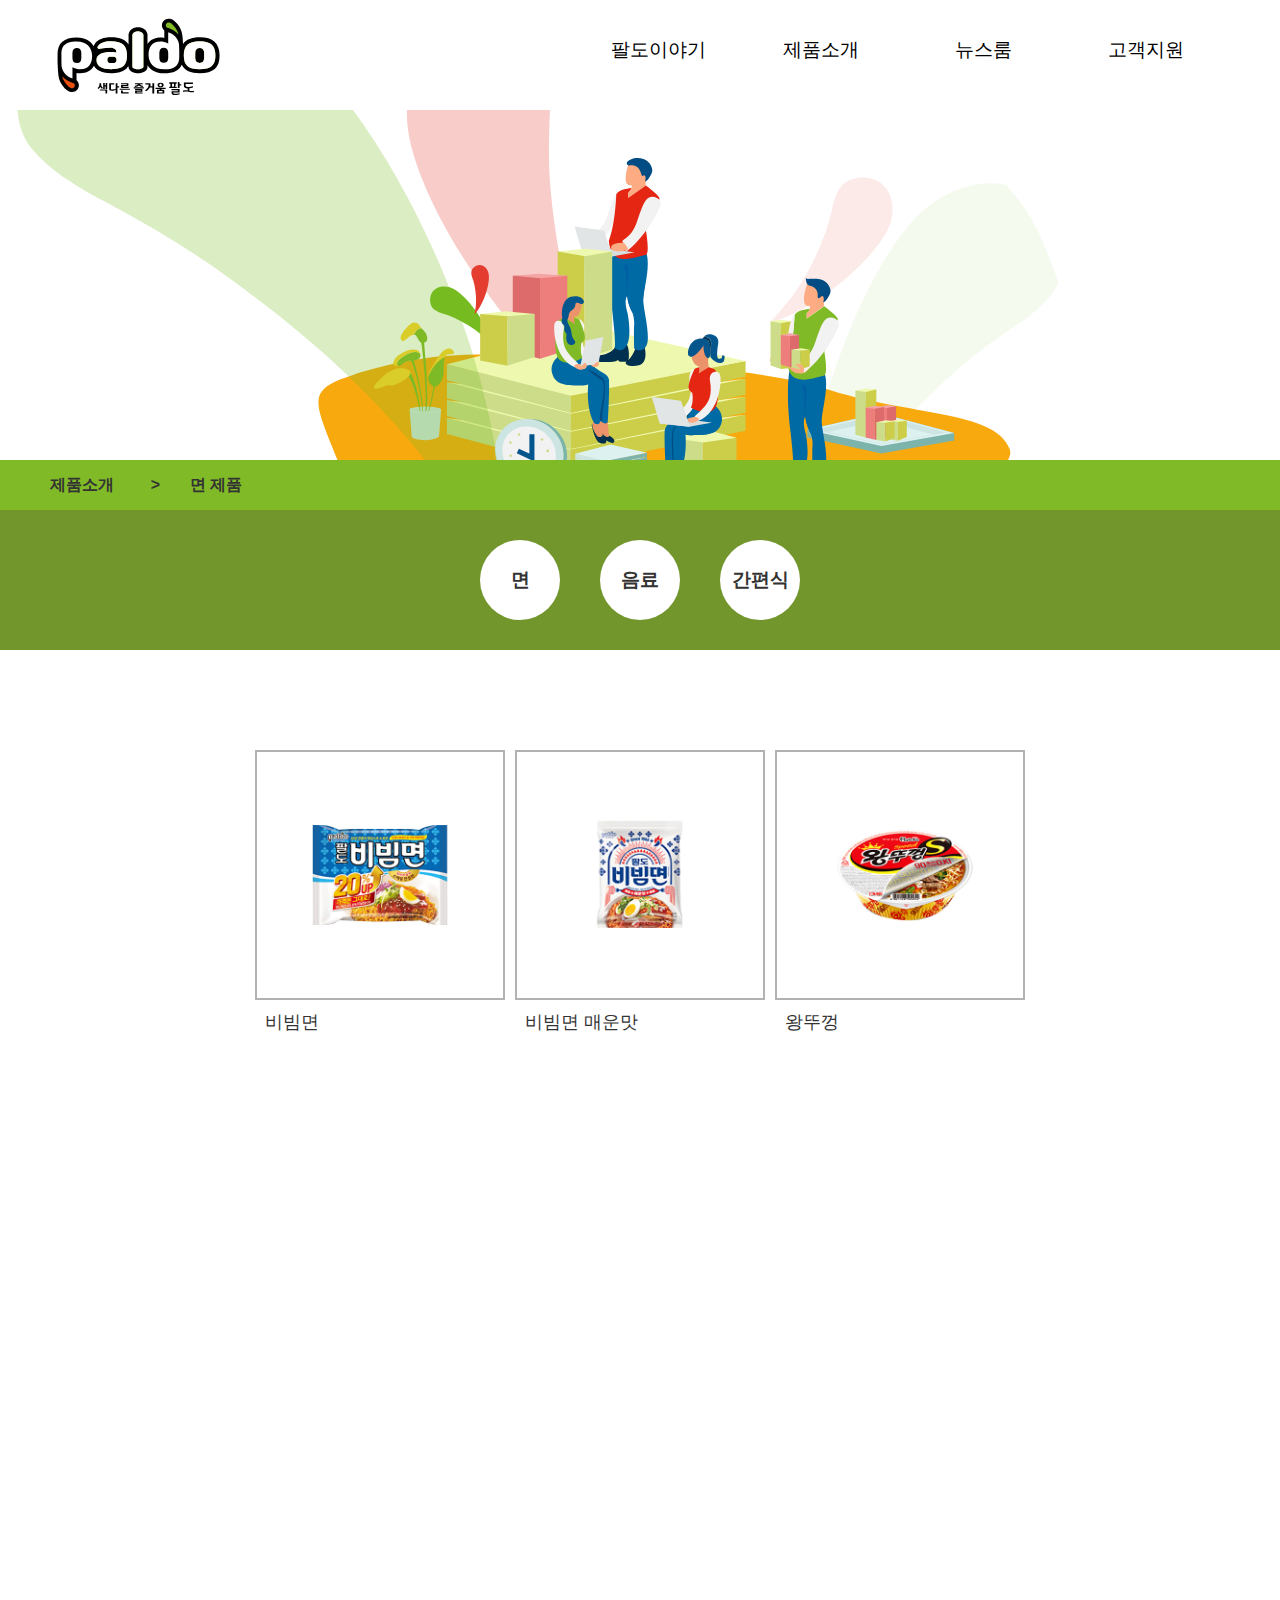
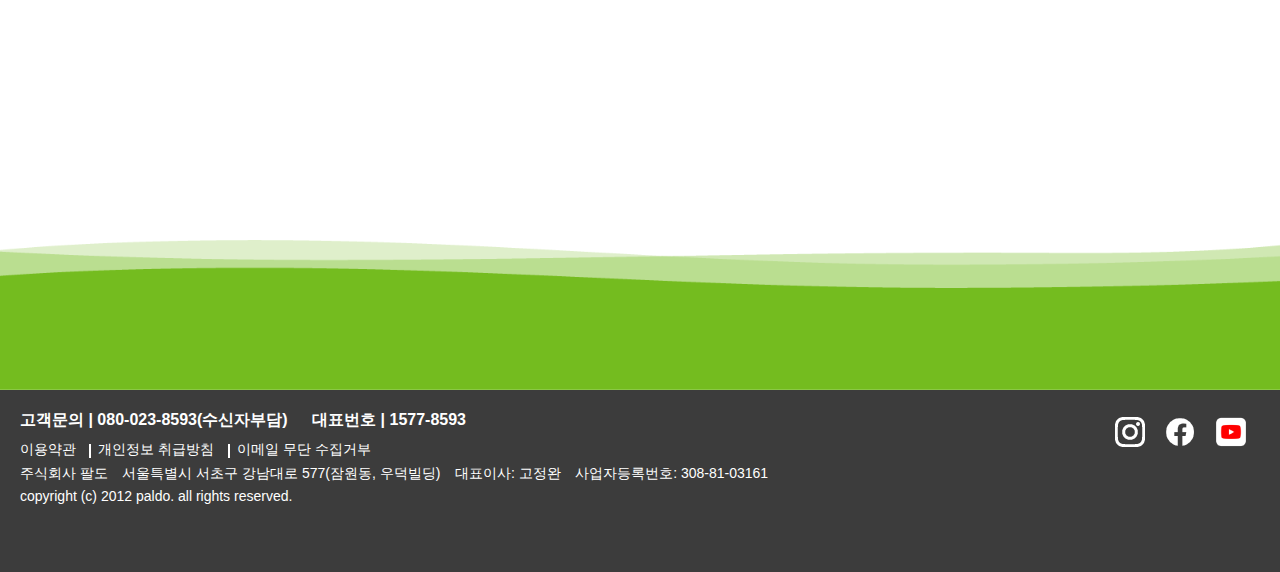
<file: html/product_noodle.html>
<!DOCTYPE html>
<!-- product_noodle.html -->
<html lang="ko-KR">
<head>
  <meta charset="UTF-8">
  <meta http-equiv="X-UA-Compatible" content="IE=edge">
  <meta name="viewport" content="width=device-width, user-scalable=yes, initial-scale=1.0, maximum-scale=3.0, minimum-scale=0.5">
    
    <!--[if IE]>
    <script src="../ie/html5shiv/dist/html5shiv.min.js"></script>
    <script src="../ie/pie/PIE.js"></script>
    <script src="../ie/resond/dest/respond.min.js"></script>
    <![endif]-->

    <!-- link -->
    <link rel="stylesheet" href="../fonts/fontawesome-free-5.13.0-web/css/all.css">

    <link rel="stylesheet" href="../css/base/reset.css">
    <link rel="stylesheet" href="../css/base/common.css">
    <link rel="stylesheet" href="../css/common/popup_modal.css">

    <link rel="stylesheet" href="../css/src/product_noodle.css">
    <title>팔도</title>
</head>
<body>
  <div id="wrap">

    <!-- #headBox =========================================== -->
      <header id="headBox">
      <div class="head_area clearfix">
        <h1><a href="main.html"><span class="hidden">팔도</span></a></h1>
        <nav id="gnbBox" class="clearfix">
          <h2 class="hidden_wrap"><span>전체 메뉴 네비게이션</span></h2>
          <div class="gnb_btn hidden_wrap">
            <button type="button"><span>전체메뉴</span></button>
          </div>

          <div class="gnb_area">
            <div class="gnb_close_btn">
              <button type="button">닫기</button>
            </div>
            <ul class="clearfix">
              <li>
                <dl>
                  <dt><a href="#">팔도이야기</a></dt>
                  <dd>
                    <ul>
                      <li><a href="introduce.html">기업 소개</a></li>
                      <li><a href="introduce.html">인재채용</a></li>
                      <li><a href="introduce.html">팔도 history</a></li>
                      <li><a href="introduce.html">CI 소개</a></li>
                      <li><a href="introduce.html">오시는 길</a></li>
                    </ul>
                  </dd>
                </dl>
              </li>
              <li>
                <dl>
                  <dt><a href="#">제품소개</a></dt>
                  <dd>
                    <ul>
                      <li><a href="./product_noodle.html">면 제품</a></li>
                      <li><a href="./product_noodle.html">음료 제품</a></li>
                      <li><a href="./product_noodle.html">간편식 제품</a></li>
                    </ul>
                  </dd>
                </dl>
              </li>
              <li>
                <dl>
                  <dt><a href="#">뉴스룸</a></dt>
                  <dd>
                    <ul>
                      <li><a href="./newsroom.html">공지사항</a></li>
                      <li><a href="./newsroom.html">팔도소식</a></li>
                      <li><a href="./newsroom.html">이벤트</a></li>
                      <li><a href="./newsroom.html">CF보기</a></li>
                    </ul>
                  </dd>
                </dl>
              </li>
              <li>
                <dl>
                  <dt><a href="#">고객지원</a></dt>
                  <dd>
                    <ul>
                      <li><a href="./cs.html">고객의 소리</a></li>
                      <li><a href="./cs.html">FQA</a></li>
                    </ul>
                  </dd>
                </dl>
              </li>
            </ul>
          </div>
        </nav>
      </div>
    </header>


    <!-- #viewBox -->
    <section id="viewBox">
      <div class="view_area">
        <h2 class="hidden_wrap"><span>제품 소개</span></h2>
      </div>
    </section>
  
    <!-- #depthBox -->
  <section id="depthBox">
    <h2 class="hidden">현재 페이지 위치 안내</h2>
    <div class="depth_area">
      <ul class="clearfix">
        <li>제품소개</li>
        <li>면 제품</li>
      </ul>
    </div>
  </section>

    <!-- #categoryBox -->
    <section id="categoryBox">
     <h2 class="hidden">팔도의 제품군</h2>
      <div class="category_area">
        <ul class="clearfix">
          <li><a href="#">면</a></li>
          <li><a href="#">음료</a></li>
          <li><a href="#">간편식</a></li>
        </ul>
      </div>
    </section>


    <!-- #contBox -->
    <section id="contBox">
    <h2 class="hidden">팔도의 다양한 면 제품</h2>
      <div class="cont_area clearfix">
        <div>
          <ul class="product_list clearfix">
            <!-- <li>
              <a href="./product_detail.html">
                <div class="product_img"></div>
                <p class="product_name">비빔면</p>
              </a>
            </li>
           -->
          </ul>
        </div>
      </div>
    </section>


	<!-- #footBox =========================================== -->
  <footer id="footBox">
    <div class="foot_area">
      <div class="foot_bg"></div>
      <div class="foot_info clearfix">
        <div class="foot_text">

          <div class="cs_group">
            <p>고객문의 &verbar; 080-023-8593(수신자부담)</p><br class="m_br">
            <p>대표번호 &verbar; 1577-8593</p>
          </div>

          <div class="site_group">
            <p><a href="#">이용약관</a></p><br class="m_br">
            <p><a href="#">개인정보 취급방침</a></p><br class="m_br">
            <p><a href="#">이메일 무단 수집거부</a></p>
          </div>

          <div class="company_group">
            <p>주식회사 팔도</p>
            <p>서울특별시 서초구 강남대로 577(잠원동, 우덕빌딩)</p><br class="m_br t_br">
            <p>대표이사: 고정완</p>
            <p>사업자등록번호: 308-81-03161</p>
          </div>

          <div class="copyright_group">
            <p>copyright (c) 2012 paldo. all rights reserved.</p>
          </div>
        </div>
        <div class="sns_zone">
          <ul class="hidden_wrap">
            <li><a href="https://www.instagram.com/paldofood/?hl=ko"><span>인스타그램</span></a></li>
            <li><a href="https://www.facebook.com/paldofood"><span>페이스북</span></a></li>
            <li><a href="https://www.youtube.com/user/paldofood6295"><span>유튜브</span></a></li>
          </ul>
        </div>
      </div>	
    </div>
  </footer>


  	<!-- modal -->
		<div class="incoming_modal">
			<div class="incoming_text">
				<h3>준비중</h3>
				<p>컨텐츠 준비중입니다. <br>
					빠른 시일내에 준비하여 찾아뵙겠습니다.
				</p>
				<div class="close_btn">
					<button type="button">닫기</button>
				</div>
			</div>
			<div class="incoming_bg"></div>
		</div>
  
  </div>
  <!-- script -->
	<script src="../js/base/jquery-3.5.1.min.js"></script>
	<script src="../js/base/jquery-ui.min.js"></script>

  <script src="../js/common/header.js"></script>
	<script src="../js/common/incoming_modal.js"></script>
	<script src="../js/src/product_noodle.js"></script>
</body>

</html>
</file>
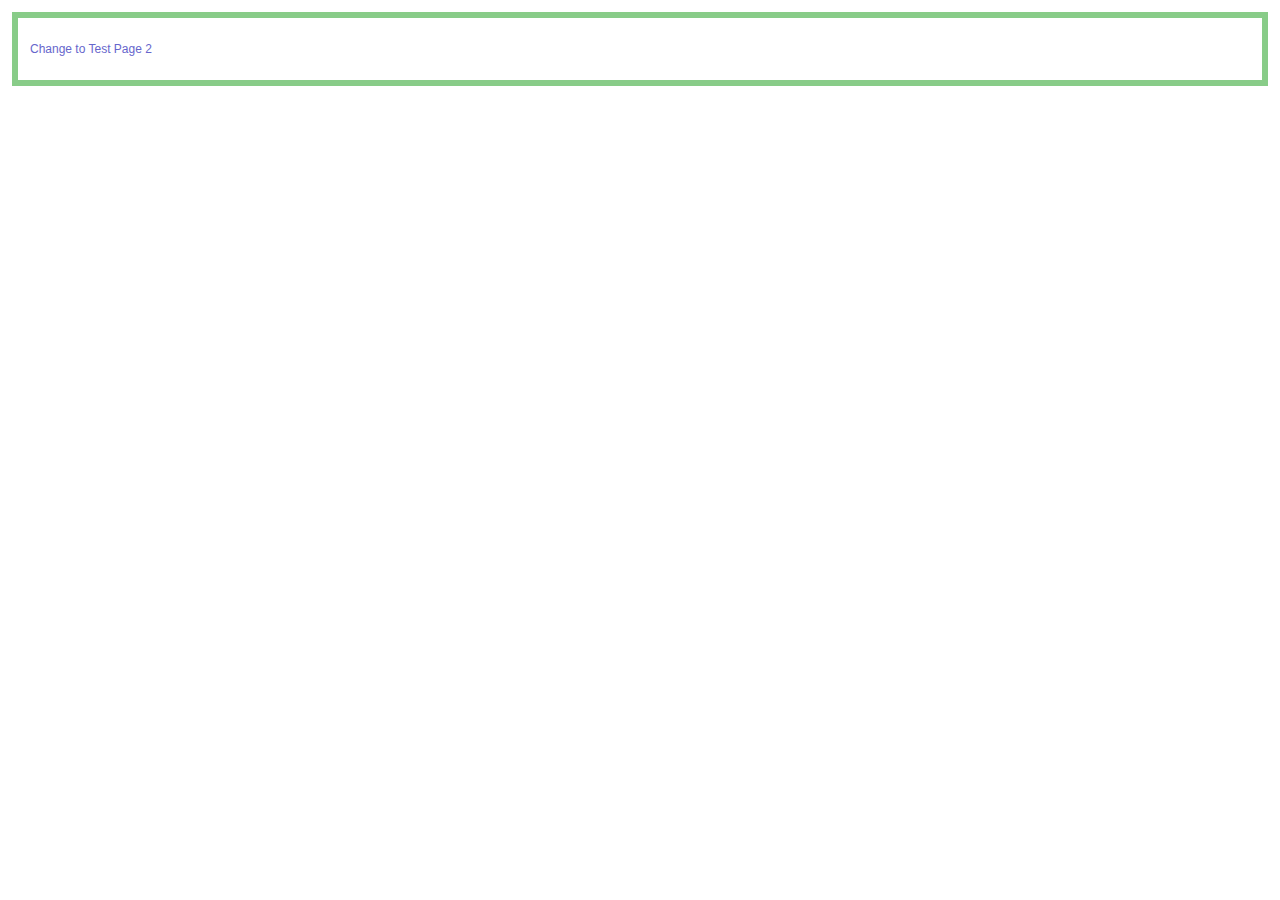
<file: ie/html5shiv/test/iframe.1-1.html>
<!doctype html>
<html>
	<head>
		<meta charset="utf-8">
		<title>Test 1</title>
		<link rel="stylesheet" href="style.css">
		<script src="../src/html5shiv-printshiv.js"></script>
	</head>
	<body>
		<section>
			<p><a href="iframe.1-2.html">Change to Test Page 2</a></p>
		</section>
	</body>
</html>
</file>
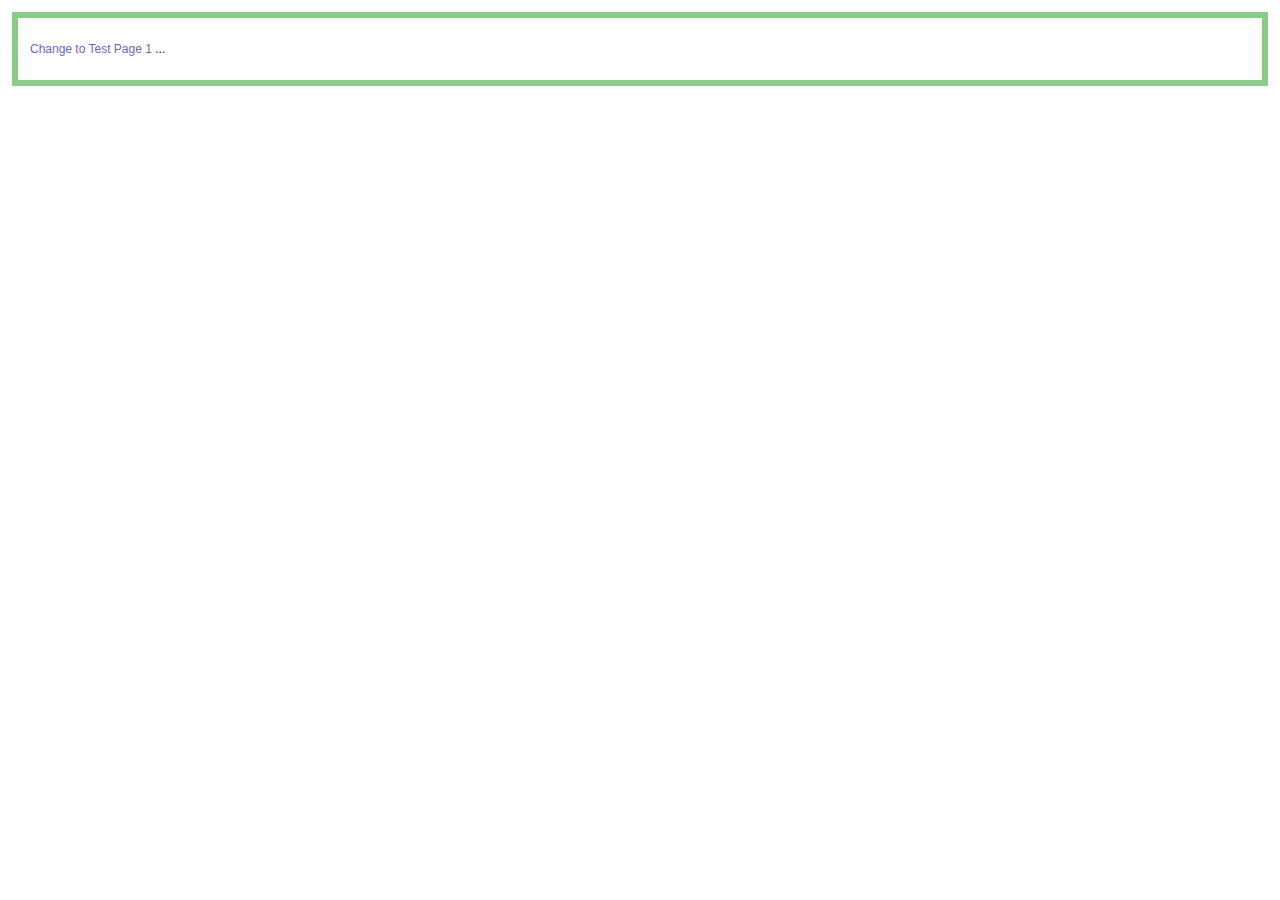
<file: ie/html5shiv/test/iframe.1-2.html>
<!doctype html>
<html>
	<head>
		<meta charset="utf-8">
		<title>Test 2</title>
		<link rel="stylesheet" href="style.css">
		<script src="../src/html5shiv-printshiv.js"></script>
	<body>
		<section>
			<p><a href="iframe.1-1.html">Change to Test Page 1</a> <span contenteditable>...</span></p>
		</section>
	</body>
</html>
</file>
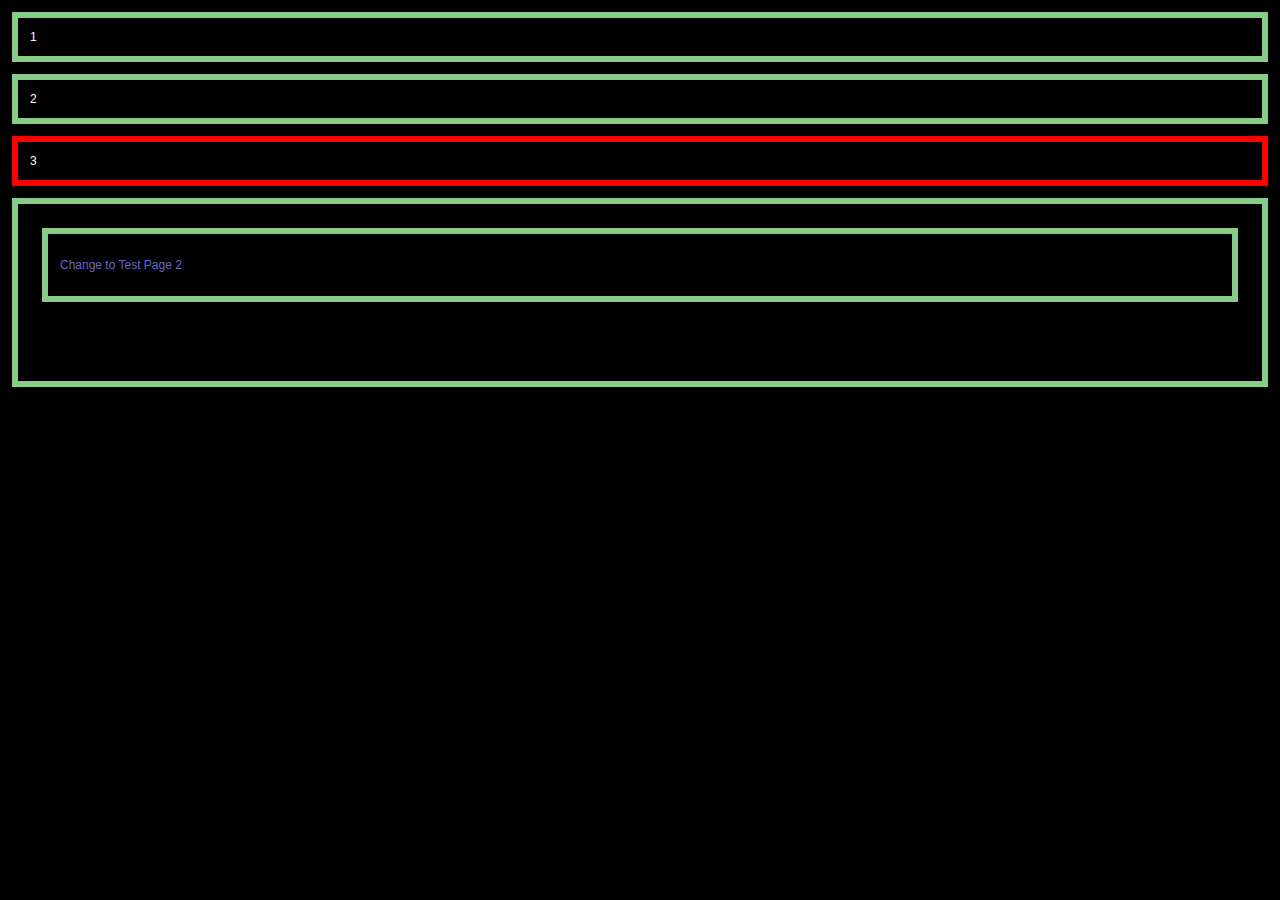
<file: ie/html5shiv/test/iframe.1.html>
<!doctype html>
<html>
	<head>
		<meta charset="utf-8">
		<title>HTML5Shiv</title>
		<link rel="stylesheet" href="style.css">
		<style>
			body {
				color: #fff;
				background: url(data/body-crash.jpg);
			}
		</style>
		<script src="../src/html5shiv-printshiv.js"></script>
		<script src="//use.typekit.com/fbz1vwc.js"></script>
		<script>
			Typekit.load();
		</script>
	</head>
	<body>
		<section>1</section>
		<section>2</section>
		<section style="border-color: red;">3</section>
		<section>
			<iframe src="iframe.1-1.html" style="width:100%;height:100%;" frameborder="0"></iframe>
		</section>
	</body>
</html>
</file>
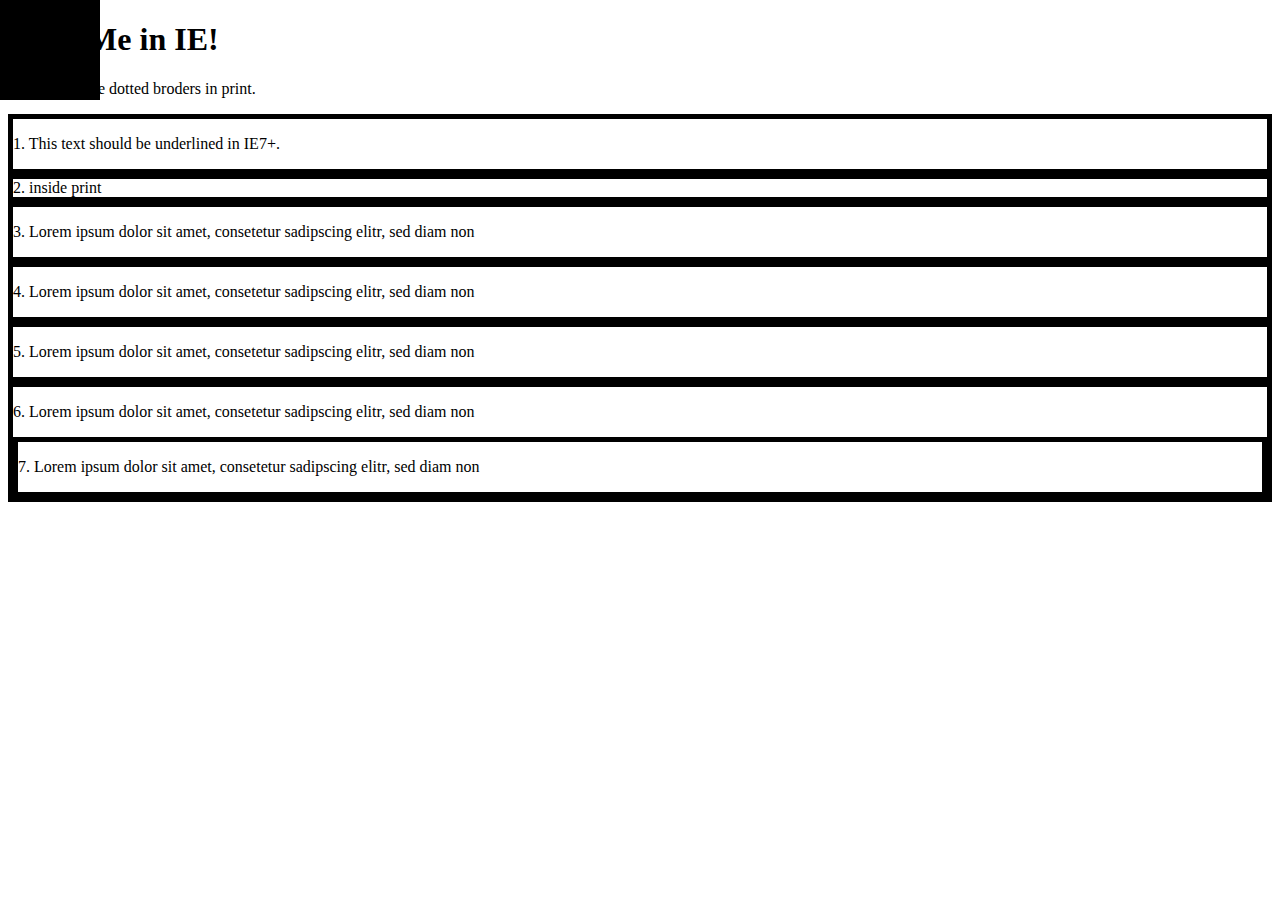
<file: ie/html5shiv/test/mixed-test.html>
<!doctype html>
<html>
	<head>
		<meta charset="utf-8">
		<title>IEPP Test Suite</title>
		<link rel="stylesheet" href="data/inline-mixed-media.css">
		<link rel="stylesheet" href="data/inline-print-media.css">
		<link rel="stylesheet" href="data/print.css" media="print">
		<link rel="stylesheet" href="data/screen.css" media="screen, projection">
		<link rel="stylesheet" href="data/print-styles.css" media="print">
		<style>
			body {
				background: url(data/body-crash.jpg) no-repeat;
			}
		</style>
		<style>
			form {
				margin: 0;
			}
			article#inline-print {
				border: 5px solid #000;
			}
			section div article {
				border: 5px solid #000;
			}
			section[data-article="article"] {
				border: 5px solid #000;
			}
		</style>
		<style media="print">
			article#inline-print {
				border: 5px dotted #000;
			}
			section div article {
				border: 5px dotted #000;
			}
			section[data-article="article"] {
				border: 5px dotted #000;
			}
			p+article {
				text-decoration: underline;
			}
		</style>
		<script src="../src/html5shiv-printshiv.js"></script>
		
		<script src="//use.typekit.com/fbz1vwc.js"></script>
		<script>
			Typekit.load();
		</script>
	</head>
	<body id="print-body-id" class="print-body-class">
		<h1>
			Print Me in IE!
		</h1>
		<p>You should see dotted broders in print.</p>
		<article class="inline-mixed-media">
			<p>
				1. This text should be underlined in IE7+.
			</p>
		</article>
		<article class="inline-print-media">
			<form action="/test/ test">
				<div class="inside-of-form">2. inside print</div>
			</form>
		</article>
		<article class="print">
			<p>
				3. Lorem ipsum dolor sit amet, consetetur sadipscing elitr,  sed diam non
			</p>
		</article>
		<div class="print-styles">
			<article>
				<p>
					4. Lorem ipsum dolor sit amet, consetetur sadipscing elitr,  sed diam non
				</p>
			</article>
		</div>
		<article class="print-styles-print">
			<p>
				5. Lorem ipsum dolor sit amet, consetetur sadipscing elitr,  sed diam non
			</p>
		</article>
		<section>
			<div data-article="article">
				<article>
					<p>
						6. Lorem ipsum dolor sit amet, consetetur sadipscing elitr,  sed diam non
					</p>

					<section data-article="article">
						<p>
							7. Lorem ipsum dolor sit amet, consetetur sadipscing elitr,  sed diam non
						</p>
					</section>
				</article>
			</div>
		</section>
	</body>
</html>
</file>
<file: ie/html5shiv/test/style.css>
@import url(style.all.css);
@import url(style.print.css);
</file>
<file: ie/respond/test/unit/test.css>
.launcher #qunit-testrunner-toolbar,
.launcher #qunit-userAgent,
.launcher #qunit-tests,
.launcher #qunit-testresult {
	display: none;
}
.launcher #launcher {

	font: 1.5em/1 bold Helvetica, sans-serif;
}

#testelem {
	width: 50px;
	overflow: hidden;
	display: block;
}

/* a style like this should never apply in IE. If it does, tests will fail */
@media screen and (view-mode: minimized) {
	#testelem {
		width: 10px !important;
	}
}

/*styles for 480px and up - media type purposely left out here to test that in the process */
@media (min-width: 480px) {
	#testelem {
		width: 150px;
	}
	#testelem[class=foo] {
		height: 200px;
	}
}

/*styles for 500px and under*/
@media screen and (max-width: 460px) {
	#testelem {
		height: 150px;
	}
}

/* testing em unit support - 33em should be 528px and 35em should be 560px in IE with default font settings */
@media screen and (min-width: 33em) and (max-width: 38em) {
	#testelem {
		width: 75px;
	}
}



/*styles for 620px and up */
@media only screen and (min-width: 620px) {
	#testelem {
		width: 250px;
	}
}


/*styles for 760px and up */
@media only print, only screen and (min-width: 760px) {
	#testelem {
		width: 350px;
	}
}


/*styles for print that shouldn't apply */
@media only print and (min-width: 800px) {
	#testelem {
		width: 500px;
	}
}
</file>
<file: ie/respond/test/unit/test2.css>
/* this stylesheet was referenced via a link that had a media attr defined
it should only apply on window > 950px */
#testelem {
	width: 16px;
}
</file>
<file: ie/respond/test/unit/test3.css>
/* this stylesheet was referenced via a link that had a media attr defined
it should only apply on screen > 87.5em (1400px) */
#testelem {
	width: 25px;
}
</file>
<file: css/base/common.css>
/* common.css */

/* 폰트 */
.font {font-family: 'Noto Sans KR', sans-serif;}

.hidden_wrap span,
.hidden {display: block; position: absolute; z-index: -1; width: 0; height: 0; overflow: hidden;}
.clearfix:after, .clearfix::after {content: " "; display: block; clear: both;} /*content 큰 따옴표 안에 띄어쓰기 한칸 반드시*/
</file>
<file: css/common/popup_modal.css>
@charset "utf-8";
/* popup_modal.css */
/* 미완된 메뉴 클릭시 준비중이라는 모달창 띄우기 */

.incoming_modal {
	display:none;
	position: fixed; top:0; left:0; z-index:5000;
	width: 100%; height:100%;
}

.incoming_text {
	position: absolute; top: 0; bottom:0; left:0; right:0; 
	margin: auto; 
	width: 40%; max-width: 600px;
	height: 40%; min-height:250px; max-height: 500px;
	padding: 2rem; box-sizing: border-box;
	background-color:#fff;
	border-radius:10px;
	border: 8px solid #80BA27;
	box-shadow: 0 0 0.5rem rgba(0,0,0,0.5);

}
.incoming_text h3 {
	text-align:center; color:#486125;
	font-size: 1.8rem; margin-bottom: 1.8rem;
}
.incoming_text p {
	color:#333;
	text-align:center;
	line-height: 1.5rem;
}

.close_btn {
	position: absolute; bottom: 2rem; left:0; right:0;
	width: 100px; height: 40px;
	margin:auto;

}
.close_btn button {
	width:100%; height:100%;
	border-radius: 5px;
	background-color:#ddd;
}

.incoming_bg{
	width:100%; height: 100%;
	background-color:rgba(0,0,0,0.8);
}


/* mobile 반응형 */
@media all and (max-width: 640px){
	.incoming_text {
		width: 80%;
		height: 60%; min-height:250px; max-height: 500px;
	}
}
/* mobile 반응형 */
@media all and (min-width:641px) and (max-width: 940px){
	.incoming_text {
		width: 60%;
		height: 50%; min-height:250px; max-height: 500px;
	}
}
</file>
<file: css/src/introduce.css>
@charset "utf-8";

/* introduce.css */
/* 팔도스토리 > 기업소개 */


/* header,footer 영역은 공통적으로 제어 */
@import url('../common/wrap.css');

/* ======================== */

@import url('../rwd/common/header_m.css');
@import url('../rwd/common/header_t.css');
@import url('../rwd/common/header_l.css');
@import url('../rwd/common/header_p.css');

/* ======================== */

@import url('../rwd/page/introduce_m.css');
@import url('../rwd/page/introduce_t.css');
@import url('../rwd/page/introduce_l.css');
@import url('../rwd/page/introduce_p.css');

/* ======================== */

@import url('../rwd/common/footer_m.css');
@import url('../rwd/common/footer_t.css');
@import url('../rwd/common/footer_l.css');
@import url('../rwd/common/footer_p.css');
</file>
<file: css/src/main.css>
@charset "utf-8";

/* main.css */
/* 팔도 메인페이지 */

/* header,footer 영역은 공통적으로 제어 */
@import url('../common/wrap.css');

/* ======================== */

@import url('../rwd/common/header_m.css');
@import url('../rwd/common/header_t.css');
@import url('../rwd/common/header_l.css');
@import url('../rwd/common/header_p.css');

/* ======================== */

@import url('../rwd/page/main_m.css');
@import url('../rwd/page/main_t.css');
@import url('../rwd/page/main_l.css');
@import url('../rwd/page/main_p.css');

/* ======================== */

@import url('../rwd/common/footer_m.css');
@import url('../rwd/common/footer_t.css');
@import url('../rwd/common/footer_l.css');
@import url('../rwd/common/footer_p.css');
</file>
<file: css/src/product_detail.css>
/* product_detail.css */
/* 제품소개 > 각 제품 설명 페이지 */
/* 디바이스 환경: 940px 에 최적화 */


/* header,footer 영역은 공통적으로 제어 */
@import url('../common/wrap.css');

/* ======================== */

@import url('../rwd/common/header_m.css');
@import url('../rwd/common/header_t.css');
@import url('../rwd/common/header_l.css');
@import url('../rwd/common/header_p.css');

/* ======================== */

@import url('../rwd/page/product_detail_m.css');
@import url('../rwd/page/product_detail_t.css');
@import url('../rwd/page/product_detail_l.css');
@import url('../rwd/page/product_detail_p.css');

/* ======================== */

@import url('../rwd/common/footer_m.css');
@import url('../rwd/common/footer_t.css');
@import url('../rwd/common/footer_l.css');
@import url('../rwd/common/footer_p.css');

/* ======================== */
</file>
<file: css/src/product_noodle.css>
@charset "utf-8";

/* product_noodle.css */
/* 팔도스토리 > 기업소개 */
/* 디바이스 환경: 940px 에 최적화 */


/* header,footer 영역은 공통적으로 제어 */
@import url('../common/wrap.css');

/* ======================== */

@import url('../rwd/common/header_m.css');
@import url('../rwd/common/header_t.css');
@import url('../rwd/common/header_l.css');
@import url('../rwd/common/header_p.css');

/* ======================== */

@import url('../rwd/page/product_noodle_m.css');
@import url('../rwd/page/product_noodle_t.css');
@import url('../rwd/page/product_noodle_l.css');
@import url('../rwd/page/product_noodle_p.css');

/* ======================== */

@import url('../rwd/common/footer_m.css');
@import url('../rwd/common/footer_t.css');
@import url('../rwd/common/footer_l.css');
@import url('../rwd/common/footer_p.css');

/* ======================== */
</file>
<file: ie/html5shiv/test/data/inline-mixed-media.css>
@media screen, handheld {
	article.inline-mixed-media {
		border: 5px solid #000;
	}
}

@media print  {
	article.inline-mixed-media {
		border: 5px dotted #000;
	}
}
</file>
<file: ie/html5shiv/test/data/inline-print-media.css>
.inline-print-media form {
	border: 5px solid #000;
}
@media print  {
	.inline-print-media form {
		border: 5px dotted #000;
	}
}
</file>
<file: ie/html5shiv/test/data/print.css>
article.print {
	border: 5px dotted #000;
}
</file>
<file: ie/html5shiv/test/data/screen.css>
article.print {
	border: 5px solid #000;
}
.print-styles article {
	border: 5px solid #000;
}
article.print-styles-print {
	border: 5px solid #000;
}
</file>
<file: ie/html5shiv/test/data/print-styles.css>
.print-styles article {
	border: 5px dotted #000;
}
@media print {
	article.print-styles-print {
		border: 5px dotted #000;
	}
}
</file>
<file: ie/respond/test/unit/qunit/qunit.css>
/**
 * QUnit v1.3.0pre - A JavaScript Unit Testing Framework
 *
 * http://docs.jquery.com/QUnit
 *
 * Copyright (c) 2011 John Resig, Jörn Zaefferer
 * Dual licensed under the MIT (MIT-LICENSE.txt)
 * or GPL (GPL-LICENSE.txt) licenses.
 */

/** Font Family and Sizes */

#qunit-tests, #qunit-header, #qunit-banner, #qunit-testrunner-toolbar, #qunit-userAgent, #qunit-testresult {
	font-family: "Helvetica Neue Light", "HelveticaNeue-Light", "Helvetica Neue", Calibri, Helvetica, Arial, sans-serif;
}

#qunit-testrunner-toolbar, #qunit-userAgent, #qunit-testresult, #qunit-tests li { font-size: small; }
#qunit-tests { font-size: smaller; }


/** Resets */

#qunit-tests, #qunit-tests ol, #qunit-header, #qunit-banner, #qunit-userAgent, #qunit-testresult {
	margin: 0;
	padding: 0;
}


/** Header */

#qunit-header {
	padding: 0.5em 0 0.5em 1em;

	color: #8699a4;
	background-color: #0d3349;

	font-size: 1.5em;
	line-height: 1em;
	font-weight: normal;

	border-radius: 15px 15px 0 0;
	-moz-border-radius: 15px 15px 0 0;
	-webkit-border-top-right-radius: 15px;
	-webkit-border-top-left-radius: 15px;
}

#qunit-header a {
	text-decoration: none;
	color: #c2ccd1;
}

#qunit-header a:hover,
#qunit-header a:focus {
	color: #fff;
}

#qunit-banner {
	height: 5px;
}

#qunit-testrunner-toolbar {
	padding: 0.5em 0 0.5em 2em;
	color: #5E740B;
	background-color: #eee;
}

#qunit-userAgent {
	padding: 0.5em 0 0.5em 2.5em;
	background-color: #2b81af;
	color: #fff;
	text-shadow: rgba(0, 0, 0, 0.5) 2px 2px 1px;
}


/** Tests: Pass/Fail */

#qunit-tests {
	list-style-position: inside;
}

#qunit-tests li {
	padding: 0.4em 0.5em 0.4em 2.5em;
	border-bottom: 1px solid #fff;
	list-style-position: inside;
}

#qunit-tests.hidepass li.pass, #qunit-tests.hidepass li.running  {
	display: none;
}

#qunit-tests li strong {
	cursor: pointer;
}

#qunit-tests li a {
	padding: 0.5em;
	color: #c2ccd1;
	text-decoration: none;
}
#qunit-tests li a:hover,
#qunit-tests li a:focus {
	color: #000;
}

#qunit-tests ol {
	margin-top: 0.5em;
	padding: 0.5em;

	background-color: #fff;

	border-radius: 15px;
	-moz-border-radius: 15px;
	-webkit-border-radius: 15px;

	box-shadow: inset 0px 2px 13px #999;
	-moz-box-shadow: inset 0px 2px 13px #999;
	-webkit-box-shadow: inset 0px 2px 13px #999;
}

#qunit-tests table {
	border-collapse: collapse;
	margin-top: .2em;
}

#qunit-tests th {
	text-align: right;
	vertical-align: top;
	padding: 0 .5em 0 0;
}

#qunit-tests td {
	vertical-align: top;
}

#qunit-tests pre {
	margin: 0;
	white-space: pre-wrap;
	word-wrap: break-word;
}

#qunit-tests del {
	background-color: #e0f2be;
	color: #374e0c;
	text-decoration: none;
}

#qunit-tests ins {
	background-color: #ffcaca;
	color: #500;
	text-decoration: none;
}

/*** Test Counts */

#qunit-tests b.counts                       { color: black; }
#qunit-tests b.passed                       { color: #5E740B; }
#qunit-tests b.failed                       { color: #710909; }

#qunit-tests li li {
	margin: 0.5em;
	padding: 0.4em 0.5em 0.4em 0.5em;
	background-color: #fff;
	border-bottom: none;
	list-style-position: inside;
}

/*** Passing Styles */

#qunit-tests li li.pass {
	color: #5E740B;
	background-color: #fff;
	border-left: 26px solid #C6E746;
}

#qunit-tests .pass                          { color: #528CE0; background-color: #D2E0E6; }
#qunit-tests .pass .test-name               { color: #366097; }

#qunit-tests .pass .test-actual,
#qunit-tests .pass .test-expected           { color: #999999; }

#qunit-banner.qunit-pass                    { background-color: #C6E746; }

/*** Failing Styles */

#qunit-tests li li.fail {
	color: #710909;
	background-color: #fff;
	border-left: 26px solid #EE5757;
	white-space: pre;
}

#qunit-tests > li:last-child {
	border-radius: 0 0 15px 15px;
	-moz-border-radius: 0 0 15px 15px;
	-webkit-border-bottom-right-radius: 15px;
	-webkit-border-bottom-left-radius: 15px;
}

#qunit-tests .fail                          { color: #000000; background-color: #EE5757; }
#qunit-tests .fail .test-name,
#qunit-tests .fail .module-name             { color: #000000; }

#qunit-tests .fail .test-actual             { color: #EE5757; }
#qunit-tests .fail .test-expected           { color: green;   }

#qunit-banner.qunit-fail                    { background-color: #EE5757; }


/** Result */

#qunit-testresult {
	padding: 0.5em 0.5em 0.5em 2.5em;

	color: #2b81af;
	background-color: #D2E0E6;

	border-bottom: 1px solid white;
}

/** Fixture */

#qunit-fixture {
	position: absolute;
	top: -10000px;
	left: -10000px;
}
</file>
